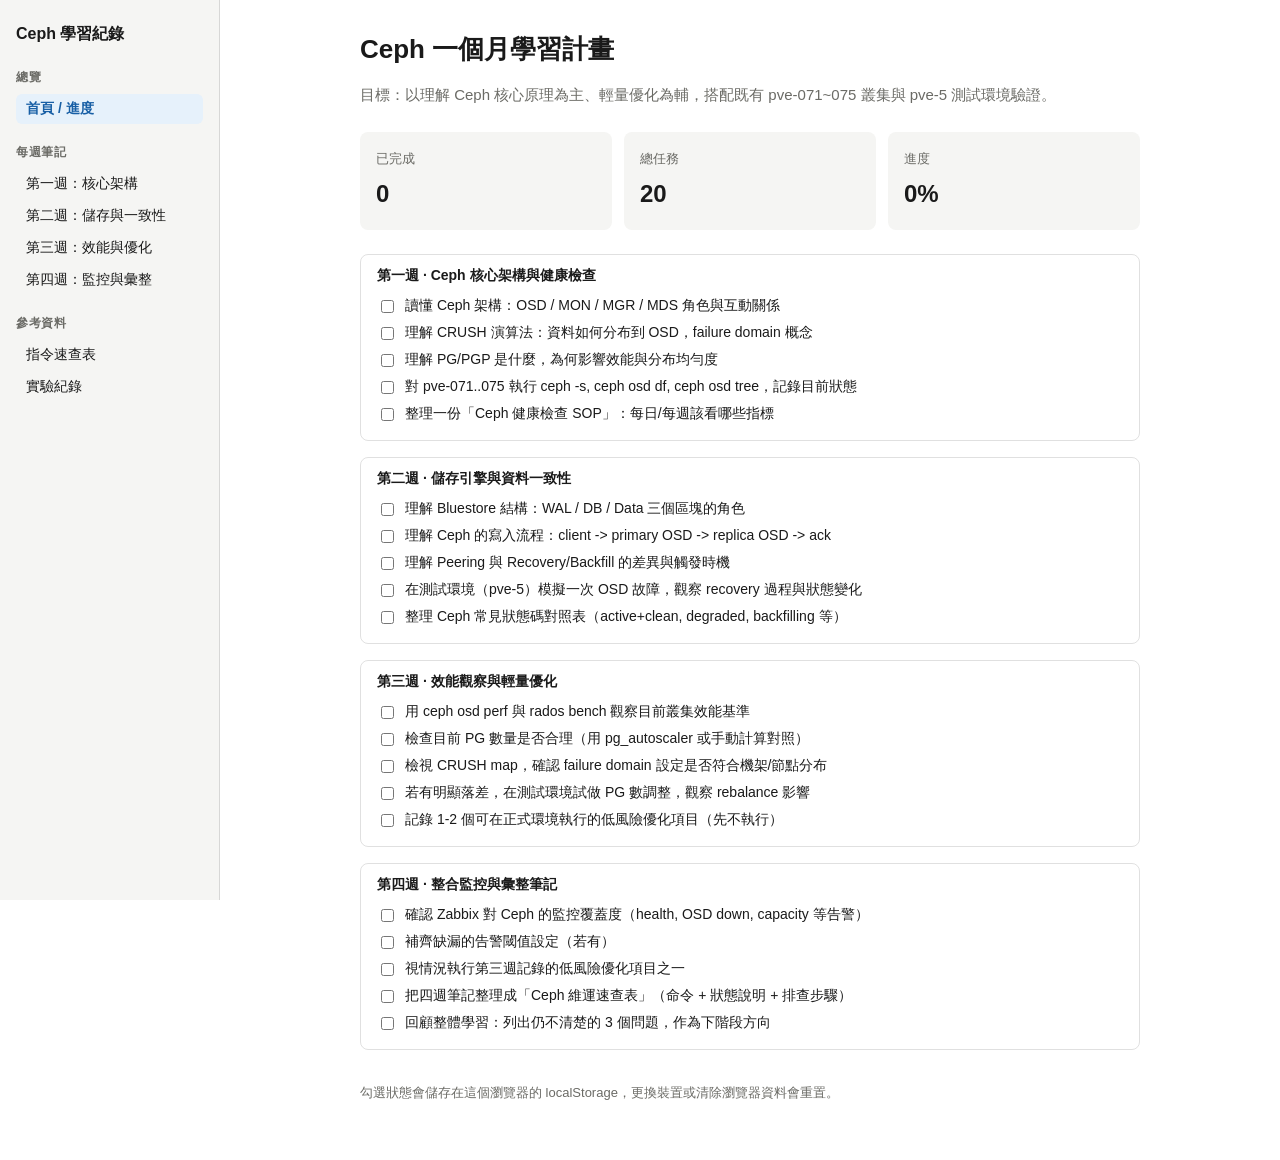
<file: index.html>
<!DOCTYPE html>
<html lang="zh-Hant">
<head>
<meta charset="UTF-8">
<meta name="viewport" content="width=device-width, initial-scale=1.0">
<title>Ceph 學習紀錄</title>
<link rel="stylesheet" href="style.css">
</head>
<body>

<aside class="sidebar">
  <h1>Ceph 學習紀錄</h1>
  <nav>
    <ul>
      <li class="group-title">總覽</li>
      <li><a href="index.html">首頁 / 進度</a></li>
      <li class="group-title">每週筆記</li>
      <li><a href="notes/week1.html">第一週：核心架構</a></li>
      <li><a href="notes/week2.html">第二週：儲存與一致性</a></li>
      <li><a href="notes/week3.html">第三週：效能與優化</a></li>
      <li><a href="notes/week4.html">第四週：監控與彙整</a></li>
      <li class="group-title">參考資料</li>
      <li><a href="cheatsheet.html">指令速查表</a></li>
      <li><a href="lab-log.html">實驗紀錄</a></li>
    </ul>
  </nav>
</aside>

<main>
  <h1>Ceph 一個月學習計畫</h1>
  <p class="lead">目標：以理解 Ceph 核心原理為主、輕量優化為輔，搭配既有 pve-071~075 叢集與 pve-5 測試環境驗證。</p>

  <div class="progress-summary">
    <div class="metric-card">
      <p class="label">已完成</p>
      <p class="value"><span id="progress-done">0</span></p>
    </div>
    <div class="metric-card">
      <p class="label">總任務</p>
      <p class="value"><span id="progress-total">0</span></p>
    </div>
    <div class="metric-card">
      <p class="label">進度</p>
      <p class="value"><span id="progress-pct">0%</span></p>
    </div>
  </div>

  <div class="week-block">
    <h3>第一週 · Ceph 核心架構與健康檢查</h3>
    <label><input type="checkbox" data-key="w1-1"><span>讀懂 Ceph 架構：OSD / MON / MGR / MDS 角色與互動關係</span></label>
    <label><input type="checkbox" data-key="w1-2"><span>理解 CRUSH 演算法：資料如何分布到 OSD，failure domain 概念</span></label>
    <label><input type="checkbox" data-key="w1-3"><span>理解 PG/PGP 是什麼，為何影響效能與分布均勻度</span></label>
    <label><input type="checkbox" data-key="w1-4"><span>對 pve-071..075 執行 ceph -s, ceph osd df, ceph osd tree，記錄目前狀態</span></label>
    <label><input type="checkbox" data-key="w1-5"><span>整理一份「Ceph 健康檢查 SOP」：每日/每週該看哪些指標</span></label>
  </div>

  <div class="week-block">
    <h3>第二週 · 儲存引擎與資料一致性</h3>
    <label><input type="checkbox" data-key="w2-1"><span>理解 Bluestore 結構：WAL / DB / Data 三個區塊的角色</span></label>
    <label><input type="checkbox" data-key="w2-2"><span>理解 Ceph 的寫入流程：client -&gt; primary OSD -&gt; replica OSD -&gt; ack</span></label>
    <label><input type="checkbox" data-key="w2-3"><span>理解 Peering 與 Recovery/Backfill 的差異與觸發時機</span></label>
    <label><input type="checkbox" data-key="w2-4"><span>在測試環境（pve-5）模擬一次 OSD 故障，觀察 recovery 過程與狀態變化</span></label>
    <label><input type="checkbox" data-key="w2-5"><span>整理 Ceph 常見狀態碼對照表（active+clean, degraded, backfilling 等）</span></label>
  </div>

  <div class="week-block">
    <h3>第三週 · 效能觀察與輕量優化</h3>
    <label><input type="checkbox" data-key="w3-1"><span>用 ceph osd perf 與 rados bench 觀察目前叢集效能基準</span></label>
    <label><input type="checkbox" data-key="w3-2"><span>檢查目前 PG 數量是否合理（用 pg_autoscaler 或手動計算對照）</span></label>
    <label><input type="checkbox" data-key="w3-3"><span>檢視 CRUSH map，確認 failure domain 設定是否符合機架/節點分布</span></label>
    <label><input type="checkbox" data-key="w3-4"><span>若有明顯落差，在測試環境試做 PG 數調整，觀察 rebalance 影響</span></label>
    <label><input type="checkbox" data-key="w3-5"><span>記錄 1-2 個可在正式環境執行的低風險優化項目（先不執行）</span></label>
  </div>

  <div class="week-block">
    <h3>第四週 · 整合監控與彙整筆記</h3>
    <label><input type="checkbox" data-key="w4-1"><span>確認 Zabbix 對 Ceph 的監控覆蓋度（health, OSD down, capacity 等告警）</span></label>
    <label><input type="checkbox" data-key="w4-2"><span>補齊缺漏的告警閾值設定（若有）</span></label>
    <label><input type="checkbox" data-key="w4-3"><span>視情況執行第三週記錄的低風險優化項目之一</span></label>
    <label><input type="checkbox" data-key="w4-4"><span>把四週筆記整理成「Ceph 維運速查表」（命令 + 狀態說明 + 排查步驟）</span></label>
    <label><input type="checkbox" data-key="w4-5"><span>回顧整體學習：列出仍不清楚的 3 個問題，作為下階段方向</span></label>
  </div>

  <p class="lead" style="margin-top:2rem; font-size:13px;">勾選狀態會儲存在這個瀏覽器的 localStorage，更換裝置或清除瀏覽器資料會重置。</p>
</main>

<script src="script.js"></script>
</body>
</html>
</file>
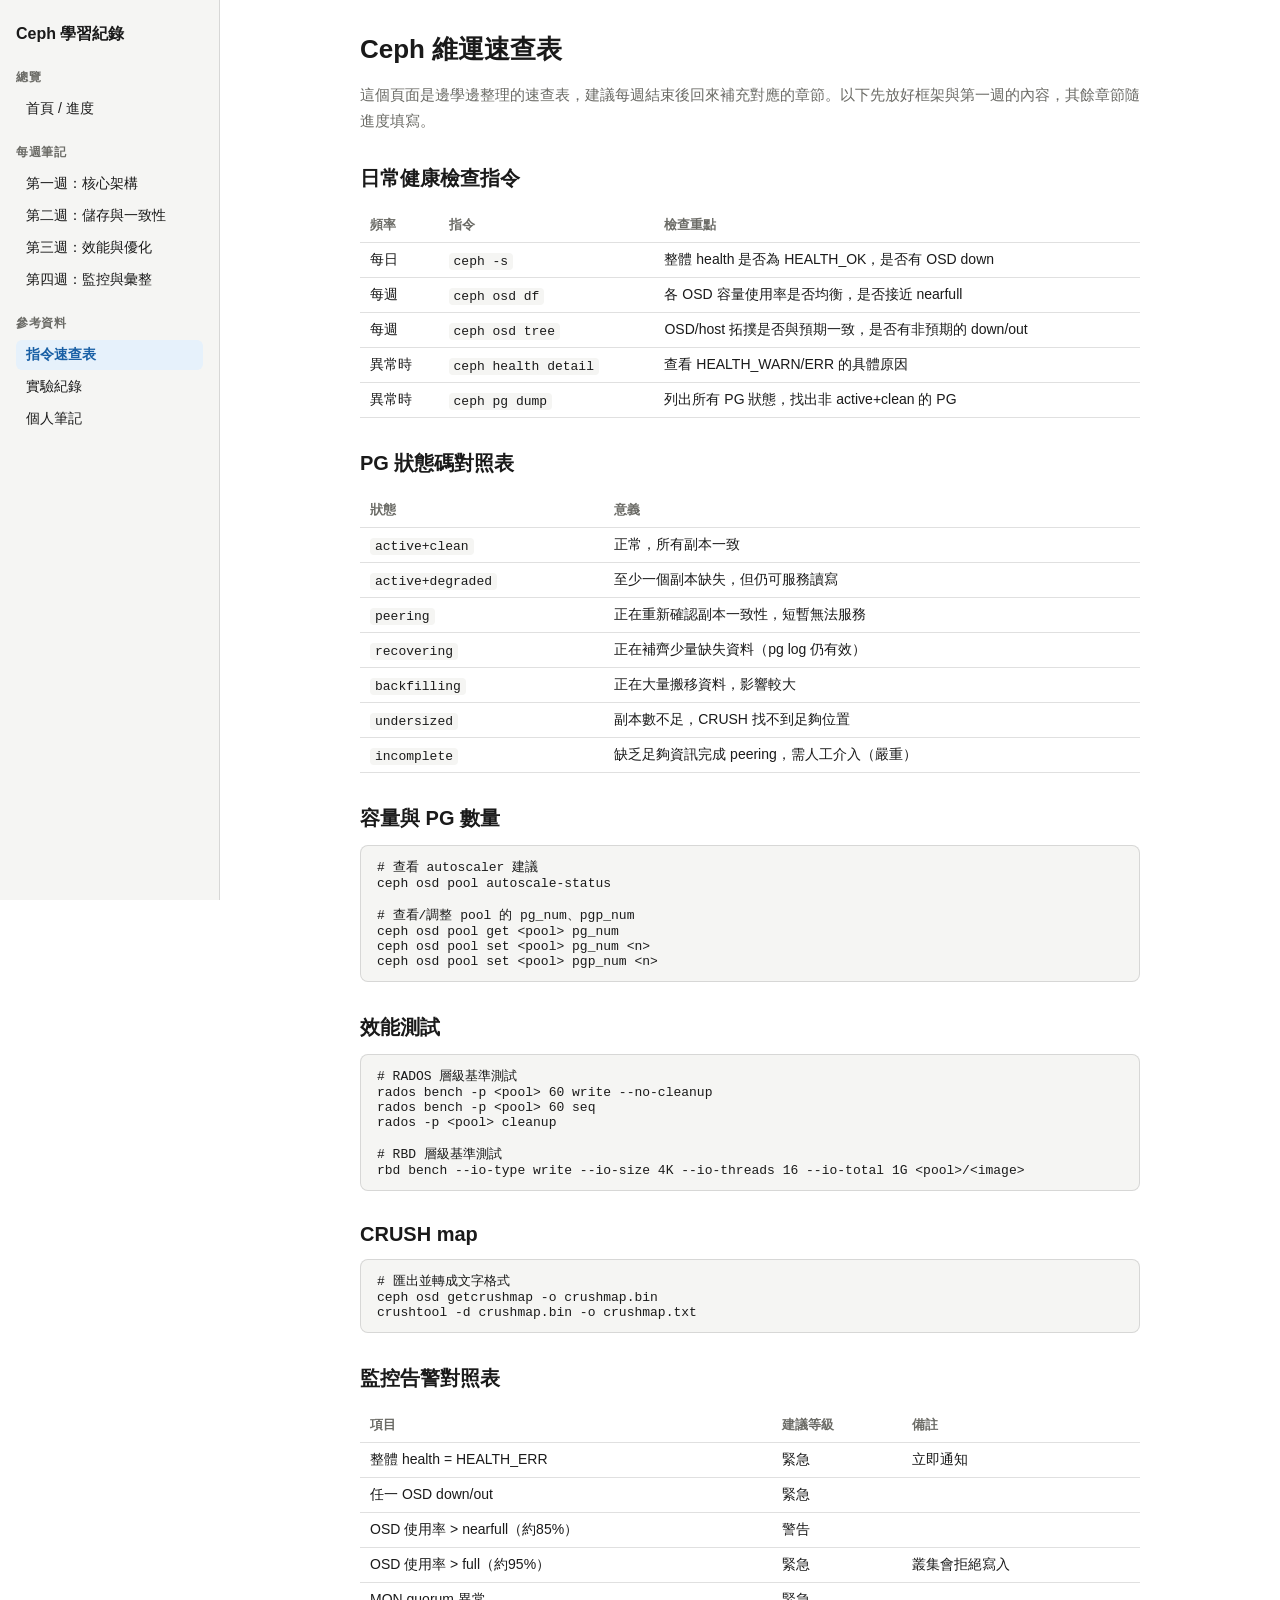
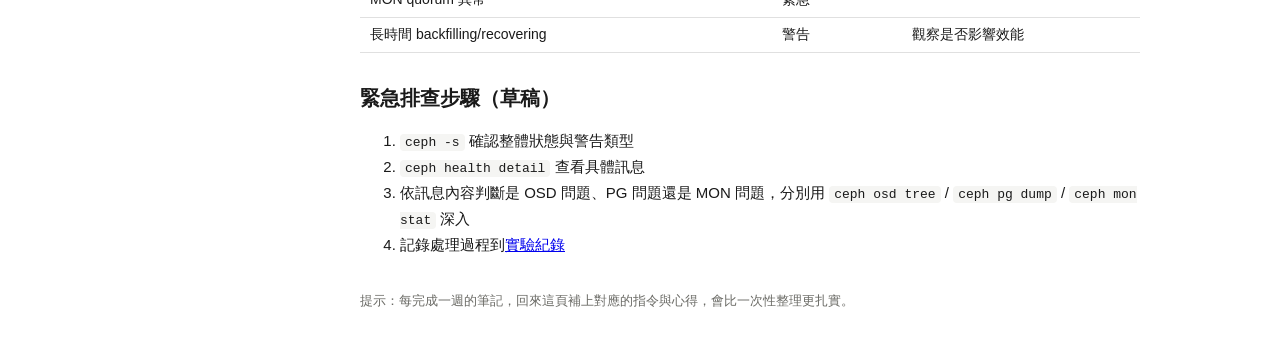
<file: cheatsheet.html>
<!DOCTYPE html>
<html lang="zh-Hant">
<head>
<meta charset="UTF-8">
<meta name="viewport" content="width=device-width, initial-scale=1.0">
<title>指令速查表 | Ceph 學習紀錄</title>
<link rel="stylesheet" href="style.css">
</head>
<body>

<aside class="sidebar">
  <h1>Ceph 學習紀錄</h1>
  <nav>
    <ul>
      <li class="group-title">總覽</li>
      <li><a href="index.html">首頁 / 進度</a></li>
      <li class="group-title">每週筆記</li>
      <li><a href="notes/week1.html">第一週：核心架構</a></li>
      <li><a href="notes/week2.html">第二週：儲存與一致性</a></li>
      <li><a href="notes/week3.html">第三週：效能與優化</a></li>
      <li><a href="notes/week4.html">第四週：監控與彙整</a></li>
      <li class="group-title">參考資料</li>
      <li><a href="cheatsheet.html">指令速查表</a></li>
      <li><a href="lab-log.html">實驗紀錄</a></li>
      <li><a href="my-notes.html">個人筆記</a></li>
    </ul>
  </nav>
</aside>

<main>
  <h1>Ceph 維運速查表</h1>
  <p class="lead">這個頁面是邊學邊整理的速查表，建議每週結束後回來補充對應的章節。以下先放好框架與第一週的內容，其餘章節隨進度填寫。</p>

  <h2>日常健康檢查指令</h2>
  <table>
    <tr><th>頻率</th><th>指令</th><th>檢查重點</th></tr>
    <tr><td>每日</td><td><code>ceph -s</code></td><td>整體 health 是否為 HEALTH_OK，是否有 OSD down</td></tr>
    <tr><td>每週</td><td><code>ceph osd df</code></td><td>各 OSD 容量使用率是否均衡，是否接近 nearfull</td></tr>
    <tr><td>每週</td><td><code>ceph osd tree</code></td><td>OSD/host 拓撲是否與預期一致，是否有非預期的 down/out</td></tr>
    <tr><td>異常時</td><td><code>ceph health detail</code></td><td>查看 HEALTH_WARN/ERR 的具體原因</td></tr>
    <tr><td>異常時</td><td><code>ceph pg dump</code></td><td>列出所有 PG 狀態，找出非 active+clean 的 PG</td></tr>
  </table>

  <h2>PG 狀態碼對照表</h2>
  <table>
    <tr><th>狀態</th><th>意義</th></tr>
    <tr><td><code>active+clean</code></td><td>正常，所有副本一致</td></tr>
    <tr><td><code>active+degraded</code></td><td>至少一個副本缺失，但仍可服務讀寫</td></tr>
    <tr><td><code>peering</code></td><td>正在重新確認副本一致性，短暫無法服務</td></tr>
    <tr><td><code>recovering</code></td><td>正在補齊少量缺失資料（pg log 仍有效）</td></tr>
    <tr><td><code>backfilling</code></td><td>正在大量搬移資料，影響較大</td></tr>
    <tr><td><code>undersized</code></td><td>副本數不足，CRUSH 找不到足夠位置</td></tr>
    <tr><td><code>incomplete</code></td><td>缺乏足夠資訊完成 peering，需人工介入（嚴重）</td></tr>
  </table>

  <h2>容量與 PG 數量</h2>
  <pre><code># 查看 autoscaler 建議
ceph osd pool autoscale-status

# 查看/調整 pool 的 pg_num、pgp_num
ceph osd pool get &lt;pool&gt; pg_num
ceph osd pool set &lt;pool&gt; pg_num &lt;n&gt;
ceph osd pool set &lt;pool&gt; pgp_num &lt;n&gt;</code></pre>

  <h2>效能測試</h2>
  <pre><code># RADOS 層級基準測試
rados bench -p &lt;pool&gt; 60 write --no-cleanup
rados bench -p &lt;pool&gt; 60 seq
rados -p &lt;pool&gt; cleanup

# RBD 層級基準測試
rbd bench --io-type write --io-size 4K --io-threads 16 --io-total 1G &lt;pool&gt;/&lt;image&gt;</code></pre>

  <h2>CRUSH map</h2>
  <pre><code># 匯出並轉成文字格式
ceph osd getcrushmap -o crushmap.bin
crushtool -d crushmap.bin -o crushmap.txt</code></pre>

  <h2>監控告警對照表</h2>
  <table>
    <tr><th>項目</th><th>建議等級</th><th>備註</th></tr>
    <tr><td>整體 health = HEALTH_ERR</td><td>緊急</td><td>立即通知</td></tr>
    <tr><td>任一 OSD down/out</td><td>緊急</td><td></td></tr>
    <tr><td>OSD 使用率 &gt; nearfull（約85%）</td><td>警告</td><td></td></tr>
    <tr><td>OSD 使用率 &gt; full（約95%）</td><td>緊急</td><td>叢集會拒絕寫入</td></tr>
    <tr><td>MON quorum 異常</td><td>緊急</td><td></td></tr>
    <tr><td>長時間 backfilling/recovering</td><td>警告</td><td>觀察是否影響效能</td></tr>
  </table>

  <h2>緊急排查步驟（草稿）</h2>
  <ol>
    <li><code>ceph -s</code> 確認整體狀態與警告類型</li>
    <li><code>ceph health detail</code> 查看具體訊息</li>
    <li>依訊息內容判斷是 OSD 問題、PG 問題還是 MON 問題，分別用 <code>ceph osd tree</code> / <code>ceph pg dump</code> / <code>ceph mon stat</code> 深入</li>
    <li>記錄處理過程到<a href="lab-log.html">實驗紀錄</a></li>
  </ol>

  <p style="margin-top:2rem; font-size:13px; color:var(--text-secondary);">提示：每完成一週的筆記，回來這頁補上對應的指令與心得，會比一次性整理更扎實。</p>
</main>

<script src="script.js"></script>
</body>
</html>
</file>
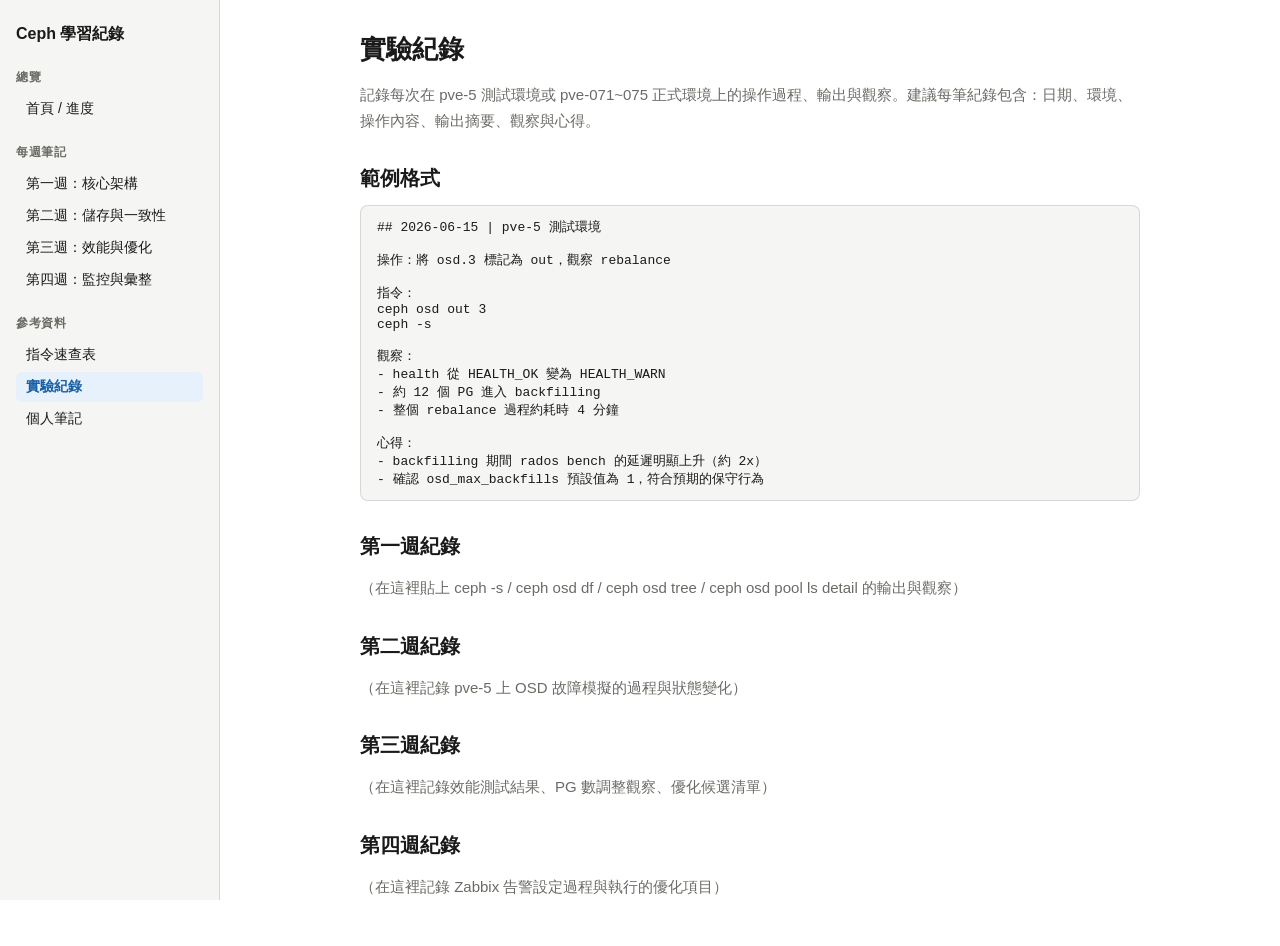
<file: lab-log.html>
<!DOCTYPE html>
<html lang="zh-Hant">
<head>
<meta charset="UTF-8">
<meta name="viewport" content="width=device-width, initial-scale=1.0">
<title>實驗紀錄 | Ceph 學習紀錄</title>
<link rel="stylesheet" href="style.css">
</head>
<body>

<aside class="sidebar">
  <h1>Ceph 學習紀錄</h1>
  <nav>
    <ul>
      <li class="group-title">總覽</li>
      <li><a href="index.html">首頁 / 進度</a></li>
      <li class="group-title">每週筆記</li>
      <li><a href="notes/week1.html">第一週：核心架構</a></li>
      <li><a href="notes/week2.html">第二週：儲存與一致性</a></li>
      <li><a href="notes/week3.html">第三週：效能與優化</a></li>
      <li><a href="notes/week4.html">第四週：監控與彙整</a></li>
      <li class="group-title">參考資料</li>
      <li><a href="cheatsheet.html">指令速查表</a></li>
      <li><a href="lab-log.html">實驗紀錄</a></li>
      <li><a href="my-notes.html">個人筆記</a></li>
    </ul>
  </nav>
</aside>

<main>
  <h1>實驗紀錄</h1>
  <p class="lead">記錄每次在 pve-5 測試環境或 pve-071~075 正式環境上的操作過程、輸出與觀察。建議每筆紀錄包含：日期、環境、操作內容、輸出摘要、觀察與心得。</p>

  <h2>範例格式</h2>
  <pre><code>## 2026-06-15 | pve-5 測試環境

操作：將 osd.3 標記為 out，觀察 rebalance

指令：
ceph osd out 3
ceph -s

觀察：
- health 從 HEALTH_OK 變為 HEALTH_WARN
- 約 12 個 PG 進入 backfilling
- 整個 rebalance 過程約耗時 4 分鐘

心得：
- backfilling 期間 rados bench 的延遲明顯上升（約 2x）
- 確認 osd_max_backfills 預設值為 1，符合預期的保守行為</code></pre>

  <h2>第一週紀錄</h2>
  <p style="color:var(--text-secondary);">（在這裡貼上 ceph -s / ceph osd df / ceph osd tree / ceph osd pool ls detail 的輸出與觀察）</p>

  <h2>第二週紀錄</h2>
  <p style="color:var(--text-secondary);">（在這裡記錄 pve-5 上 OSD 故障模擬的過程與狀態變化）</p>

  <h2>第三週紀錄</h2>
  <p style="color:var(--text-secondary);">（在這裡記錄效能測試結果、PG 數調整觀察、優化候選清單）</p>

  <h2>第四週紀錄</h2>
  <p style="color:var(--text-secondary);">（在這裡記錄 Zabbix 告警設定過程與執行的優化項目）</p>
</main>

<script src="script.js"></script>
</body>
</html>
</file>
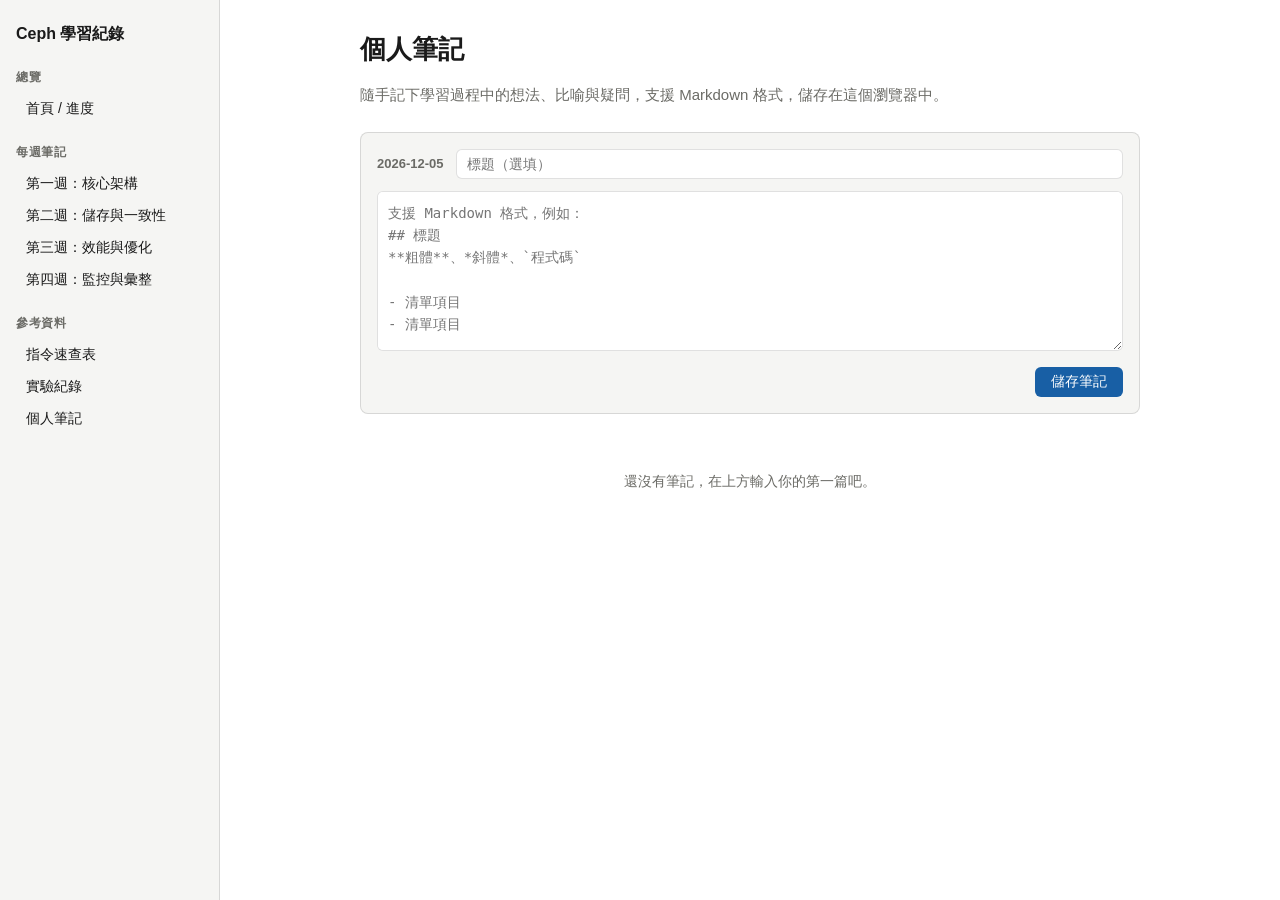
<file: my-notes.html>
<!DOCTYPE html>
<html lang="zh-Hant">
<head>
<meta charset="UTF-8">
<meta name="viewport" content="width=device-width, initial-scale=1.0">
<title>個人筆記 | Ceph 學習紀錄</title>
<link rel="stylesheet" href="style.css">
<style>
/* ===== Editor area ===== */
.note-editor {
  background: var(--bg-secondary);
  border: 1px solid var(--border);
  border-radius: var(--radius);
  padding: 1rem;
  margin-bottom: 1.5rem;
}

.note-editor .editor-header {
  display: flex;
  align-items: center;
  gap: 0.75rem;
  margin-bottom: 0.75rem;
}

.note-editor .editor-date {
  font-size: 13px;
  color: var(--text-secondary);
  font-weight: 600;
}

.note-editor input[type="text"] {
  flex: 1;
  padding: 6px 10px;
  border: 1px solid var(--border);
  border-radius: 6px;
  background: var(--bg);
  color: var(--text);
  font-size: 14px;
  font-family: inherit;
}

.note-editor textarea {
  width: 100%;
  min-height: 160px;
  padding: 10px;
  border: 1px solid var(--border);
  border-radius: 6px;
  background: var(--bg);
  color: var(--text);
  font-size: 14px;
  font-family: "SF Mono", Consolas, monospace;
  resize: vertical;
  box-sizing: border-box;
  line-height: 1.6;
}

.note-editor textarea:focus,
.note-editor input[type="text"]:focus {
  outline: none;
  border-color: var(--accent);
}

.editor-actions {
  display: flex;
  gap: 8px;
  margin-top: 0.75rem;
  justify-content: flex-end;
}

.btn {
  padding: 6px 16px;
  border-radius: 6px;
  border: none;
  font-size: 14px;
  cursor: pointer;
  font-family: inherit;
  font-weight: 500;
}

.btn-primary {
  background: var(--accent);
  color: #fff;
}

.btn-primary:hover { opacity: 0.88; }

.btn-secondary {
  background: var(--bg);
  color: var(--text);
  border: 1px solid var(--border);
}

.btn-secondary:hover { background: var(--bg-secondary); }

.btn-danger {
  background: transparent;
  color: #c0392b;
  border: 1px solid #c0392b;
}

.btn-danger:hover { background: #fdf0ef; }

/* ===== Journal entries ===== */
.journal-entry {
  border-left: 3px solid var(--accent);
  padding: 0 0 0 1.25rem;
  margin-bottom: 2rem;
}

.entry-header {
  display: flex;
  align-items: baseline;
  justify-content: space-between;
  margin-bottom: 0.5rem;
}

.entry-date {
  font-size: 13px;
  color: var(--text-secondary);
  font-weight: 600;
}

.entry-title {
  font-size: 16px;
  font-weight: 600;
  margin: 0 0 0.75rem;
}

.entry-actions {
  display: flex;
  gap: 6px;
}

.entry-actions button {
  padding: 3px 10px;
  font-size: 12px;
  border-radius: 4px;
  border: 1px solid var(--border);
  background: var(--bg);
  color: var(--text-secondary);
  cursor: pointer;
  font-family: inherit;
}

.entry-actions button:hover { color: var(--text); }
.entry-actions .del-btn:hover { color: #c0392b; border-color: #c0392b; }

/* ===== Rendered Markdown ===== */
.entry-body h1, .entry-body h2, .entry-body h3 {
  margin: 1rem 0 0.5rem;
}
.entry-body h1 { font-size: 18px; }
.entry-body h2 { font-size: 16px; }
.entry-body h3 { font-size: 14px; }
.entry-body p { margin: 0 0 0.6rem; font-size: 15px; line-height: 1.7; }
.entry-body ul, .entry-body ol { padding-left: 1.25rem; margin: 0 0 0.6rem; }
.entry-body li { font-size: 15px; line-height: 1.7; margin-bottom: 2px; }
.entry-body code {
  background: var(--bg-secondary);
  padding: 1px 5px;
  border-radius: 4px;
  font-size: 13px;
  font-family: "SF Mono", Consolas, monospace;
}
.entry-body pre {
  background: var(--bg-secondary);
  border: 1px solid var(--border);
  border-radius: var(--radius);
  padding: 0.75rem 1rem;
  overflow-x: auto;
  margin: 0 0 0.6rem;
}
.entry-body pre code { background: none; padding: 0; }
.entry-body blockquote {
  border-left: 3px solid var(--border);
  padding-left: 1rem;
  color: var(--text-secondary);
  margin: 0 0 0.6rem;
}
.entry-body strong { font-weight: 600; }
.entry-body em { font-style: italic; }
.entry-body table {
  width: 100%;
  border-collapse: collapse;
  font-size: 14px;
  margin: 0.5rem 0 0.75rem;
}
.entry-body th, .entry-body td {
  text-align: left;
  padding: 6px 10px;
  border-bottom: 1px solid var(--border);
}
.entry-body th {
  font-weight: 600;
  color: var(--text-secondary);
  font-size: 13px;
}

.empty-state {
  color: var(--text-secondary);
  font-size: 14px;
  text-align: center;
  padding: 2rem 0;
}
</style>
</head>
<body>

<aside class="sidebar">
  <h1>Ceph 學習紀錄</h1>
  <nav>
    <ul>
      <li class="group-title">總覽</li>
      <li><a href="index.html">首頁 / 進度</a></li>
      <li class="group-title">每週筆記</li>
      <li><a href="notes/week1.html">第一週：核心架構</a></li>
      <li><a href="notes/week2.html">第二週：儲存與一致性</a></li>
      <li><a href="notes/week3.html">第三週：效能與優化</a></li>
      <li><a href="notes/week4.html">第四週：監控與彙整</a></li>
      <li class="group-title">參考資料</li>
      <li><a href="cheatsheet.html">指令速查表</a></li>
      <li><a href="lab-log.html">實驗紀錄</a></li>
      <li><a href="my-notes.html">個人筆記</a></li>
    </ul>
  </nav>
</aside>

<main>
  <h1>個人筆記</h1>
  <p class="lead">隨手記下學習過程中的想法、比喻與疑問，支援 Markdown 格式，儲存在這個瀏覽器中。</p>

  <!-- 新增筆記區 -->
  <div class="note-editor" id="editor-area">
    <div class="editor-header">
      <span class="editor-date" id="editor-date"></span>
      <input type="text" id="note-title" placeholder="標題（選填）">
    </div>
    <textarea id="note-content" placeholder="支援 Markdown 格式，例如：
## 標題
**粗體**、*斜體*、`程式碼`

- 清單項目
- 清單項目

```bash
ceph -s
```"></textarea>
    <div class="editor-actions">
      <button class="btn btn-secondary" id="cancel-btn" style="display:none">取消編輯</button>
      <button class="btn btn-primary" id="save-btn">儲存筆記</button>
    </div>
  </div>

  <!-- 筆記列表 -->
  <div id="notes-list"></div>
</main>

<script>
// ===== 簡易 Markdown 解析器 =====
function parseMarkdown(text) {
  let html = text
    // 跳脫 HTML
    .replace(/&/g, '&amp;').replace(/</g, '&lt;').replace(/>/g, '&gt;')
    // 程式碼區塊
    .replace(/```(\w*)\n?([\s\S]*?)```/g, (_, lang, code) =>
      `<pre><code>${code.trim()}</code></pre>`)
    // 行內程式碼
    .replace(/`([^`]+)`/g, '<code>$1</code>')
    // 標題
    .replace(/^### (.+)$/gm, '<h3>$1</h3>')
    .replace(/^## (.+)$/gm, '<h2>$1</h2>')
    .replace(/^# (.+)$/gm, '<h1>$1</h1>')
    // 粗體 / 斜體
    .replace(/\*\*(.+?)\*\*/g, '<strong>$1</strong>')
    .replace(/\*(.+?)\*/g, '<em>$1</em>')
    // 引言
    .replace(/^> (.+)$/gm, '<blockquote>$1</blockquote>')
    // 無序清單（連續的 - 行）
    .replace(/(^- .+$(\n^- .+$)*)/gm, match => {
      const items = match.split('\n').map(l => `<li>${l.replace(/^- /, '')}</li>`).join('');
      return `<ul>${items}</ul>`;
    })
    // 有序清單
    .replace(/(^\d+\. .+$(\n^\d+\. .+$)*)/gm, match => {
      const items = match.split('\n').map(l => `<li>${l.replace(/^\d+\. /, '')}</li>`).join('');
      return `<ol>${items}</ol>`;
    })
    // 段落（空行分隔）
    .replace(/\n\n+/g, '\n\n')
    .split('\n\n')
    .map(block => {
      if (/^<(h[1-3]|ul|ol|pre|blockquote)/.test(block.trim())) return block;
      return `<p>${block.replace(/\n/g, '<br>')}</p>`;
    })
    .join('\n');
  return html;
}

// ===== localStorage =====
const STORAGE_KEY = 'ceph-my-notes';

function loadNotes() {
  try {
    return JSON.parse(localStorage.getItem(STORAGE_KEY)) || [];
  } catch { return []; }
}

function saveNotes(notes) {
  localStorage.setItem(STORAGE_KEY, JSON.stringify(notes));
}

// ===== UI =====
const notesList = document.getElementById('notes-list');
const noteTitle = document.getElementById('note-title');
const noteContent = document.getElementById('note-content');
const saveBtn = document.getElementById('save-btn');
const cancelBtn = document.getElementById('cancel-btn');
const editorDate = document.getElementById('editor-date');

let editingId = null;

function todayStr() {
  return new Date().toLocaleDateString('zh-TW', {
    year: 'numeric', month: '2-digit', day: '2-digit'
  }).replace(/\//g, '-');
}

function updateEditorDate() {
  editorDate.textContent = editingId
    ? '編輯中'
    : todayStr();
}

updateEditorDate();

function renderNotes() {
  const notes = loadNotes();
  if (notes.length === 0) {
    notesList.innerHTML = '<p class="empty-state">還沒有筆記，在上方輸入你的第一篇吧。</p>';
    return;
  }

  notesList.innerHTML = notes.slice().reverse().map(note => `
    <div class="journal-entry" id="entry-${note.id}">
      <div class="entry-header">
        <span class="entry-date">${note.date}</span>
        <div class="entry-actions">
          <button onclick="editNote('${note.id}')">編輯</button>
          <button class="del-btn" onclick="deleteNote('${note.id}')">刪除</button>
        </div>
      </div>
      ${note.title ? `<div class="entry-title">${note.title}</div>` : ''}
      <div class="entry-body">${parseMarkdown(note.content)}</div>
    </div>
  `).join('');
}

saveBtn.addEventListener('click', () => {
  const content = noteContent.value.trim();
  if (!content) return;

  const notes = loadNotes();

  if (editingId) {
    const idx = notes.findIndex(n => n.id === editingId);
    if (idx !== -1) {
      notes[idx].title = noteTitle.value.trim();
      notes[idx].content = content;
      notes[idx].updatedAt = new Date().toISOString();
    }
    editingId = null;
    cancelBtn.style.display = 'none';
    saveBtn.textContent = '儲存筆記';
  } else {
    notes.push({
      id: Date.now().toString(),
      date: todayStr(),
      title: noteTitle.value.trim(),
      content,
      createdAt: new Date().toISOString()
    });
  }

  saveNotes(notes);
  noteTitle.value = '';
  noteContent.value = '';
  updateEditorDate();
  renderNotes();
});

function editNote(id) {
  const notes = loadNotes();
  const note = notes.find(n => n.id === id);
  if (!note) return;

  editingId = id;
  noteTitle.value = note.title || '';
  noteContent.value = note.content;
  saveBtn.textContent = '更新筆記';
  cancelBtn.style.display = 'inline-block';
  updateEditorDate();
  window.scrollTo({ top: 0, behavior: 'smooth' });
}

cancelBtn.addEventListener('click', () => {
  editingId = null;
  noteTitle.value = '';
  noteContent.value = '';
  saveBtn.textContent = '儲存筆記';
  cancelBtn.style.display = 'none';
  updateEditorDate();
});

function deleteNote(id) {
  if (!confirm('確定要刪除這篇筆記嗎？')) return;
  const notes = loadNotes().filter(n => n.id !== id);
  saveNotes(notes);
  renderNotes();
}

renderNotes();
</script>
</body>
</html>
</file>
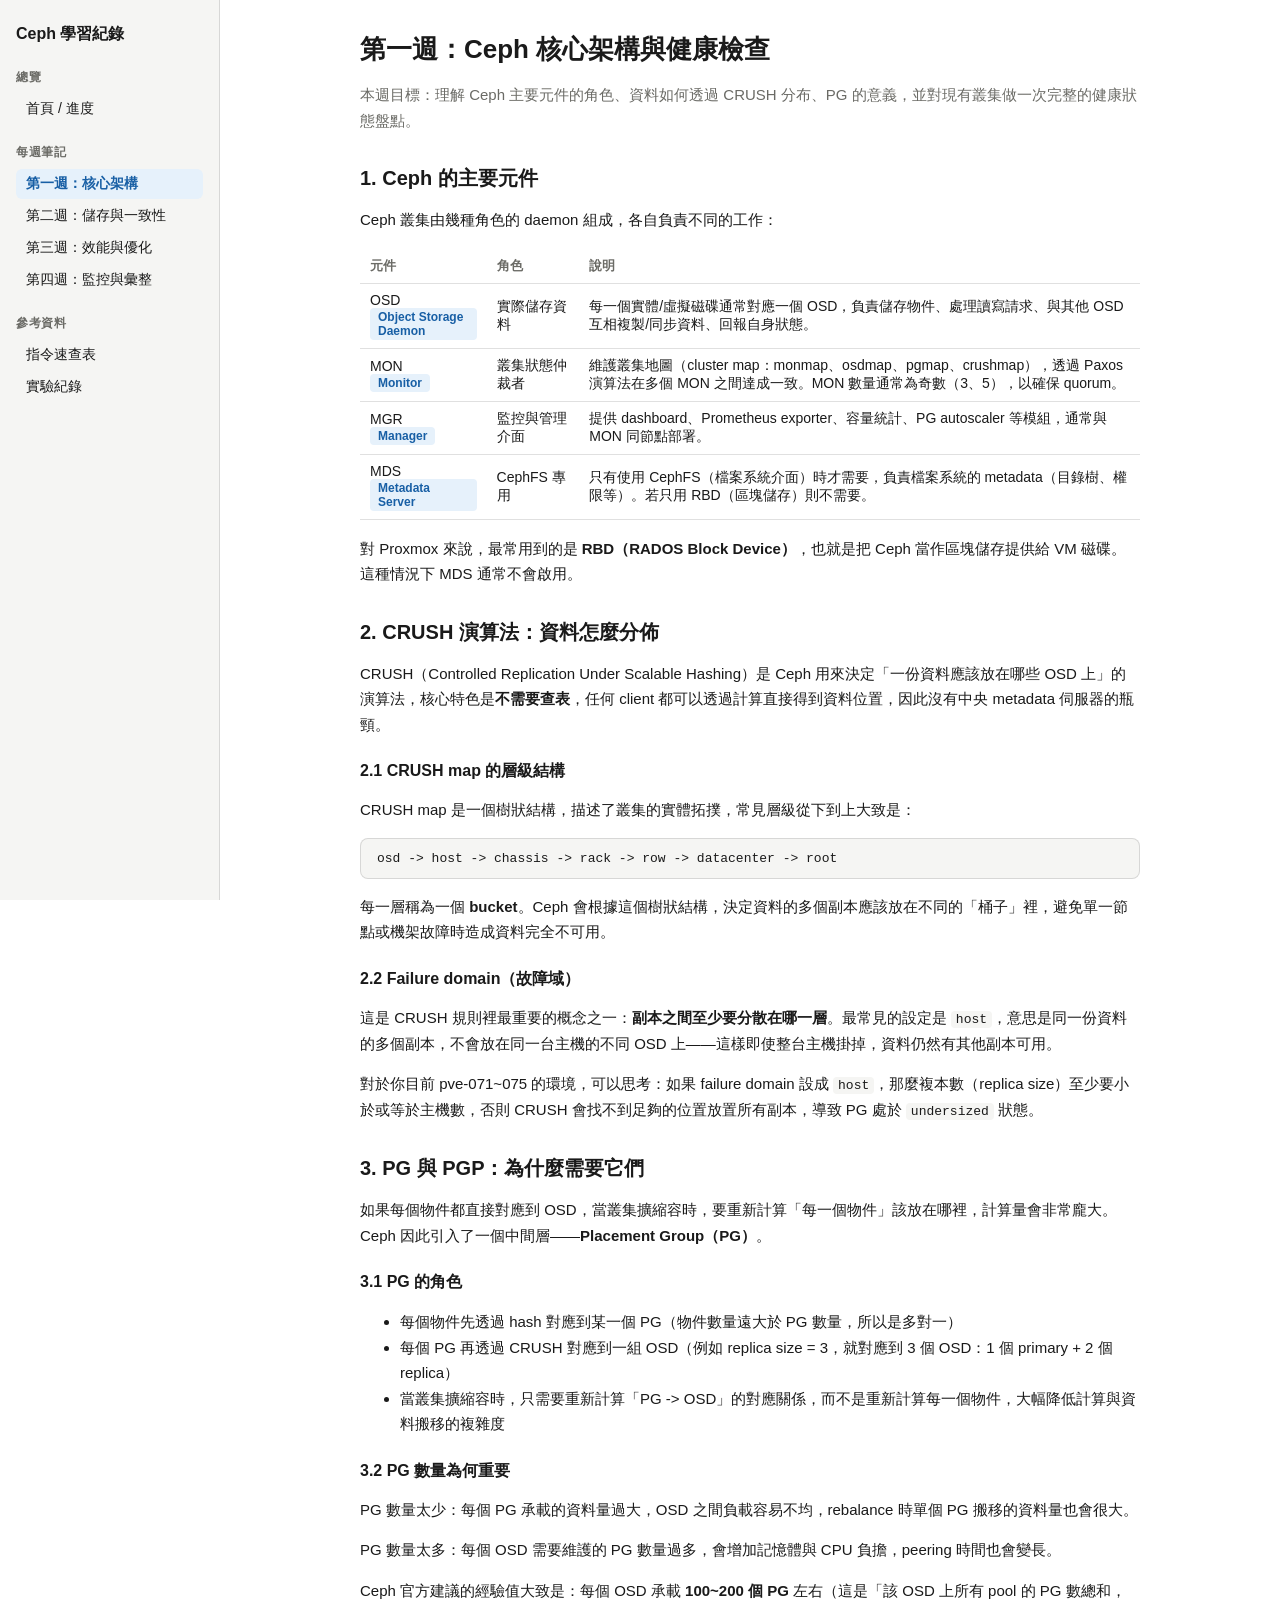
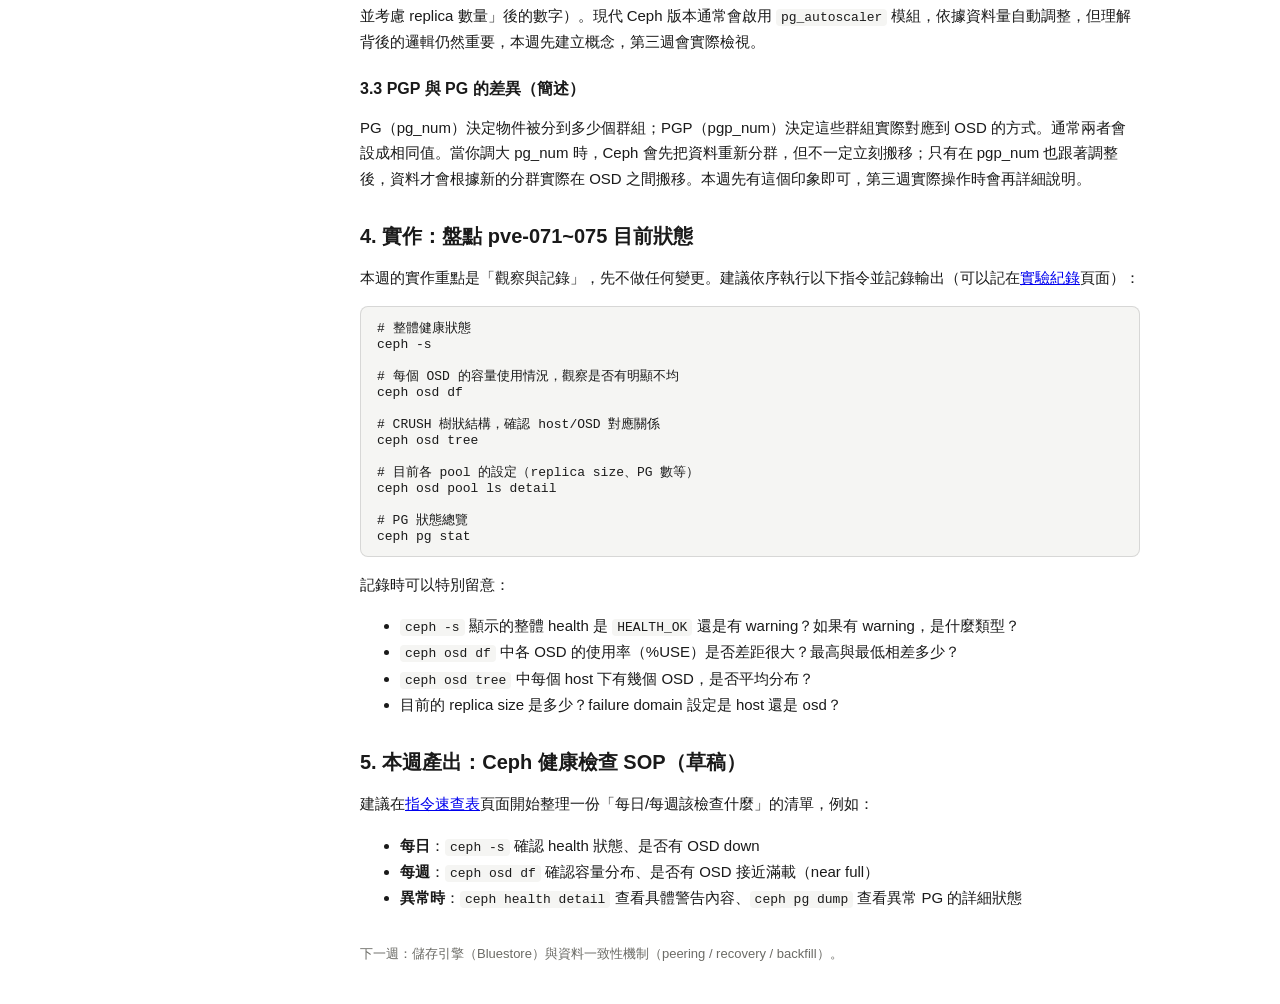
<file: week1.html>
<!DOCTYPE html>
<html lang="zh-Hant">
<head>
<meta charset="UTF-8">
<meta name="viewport" content="width=device-width, initial-scale=1.0">
<title>第一週：核心架構 | Ceph 學習紀錄</title>
<link rel="stylesheet" href="../style.css">
</head>
<body>

<aside class="sidebar">
  <h1>Ceph 學習紀錄</h1>
  <nav>
    <ul>
      <li class="group-title">總覽</li>
      <li><a href="../index.html">首頁 / 進度</a></li>
      <li class="group-title">每週筆記</li>
      <li><a href="week1.html">第一週：核心架構</a></li>
      <li><a href="week2.html">第二週：儲存與一致性</a></li>
      <li><a href="week3.html">第三週：效能與優化</a></li>
      <li><a href="week4.html">第四週：監控與彙整</a></li>
      <li class="group-title">參考資料</li>
      <li><a href="../cheatsheet.html">指令速查表</a></li>
      <li><a href="../lab-log.html">實驗紀錄</a></li>
    </ul>
  </nav>
</aside>

<main>
  <h1>第一週：Ceph 核心架構與健康檢查</h1>
  <p class="lead">本週目標：理解 Ceph 主要元件的角色、資料如何透過 CRUSH 分布、PG 的意義，並對現有叢集做一次完整的健康狀態盤點。</p>

  <h2>1. Ceph 的主要元件</h2>
  <p>Ceph 叢集由幾種角色的 daemon 組成，各自負責不同的工作：</p>

  <table>
    <tr><th>元件</th><th>角色</th><th>說明</th></tr>
    <tr><td>OSD<br><span class="badge">Object Storage Daemon</span></td><td>實際儲存資料</td><td>每一個實體/虛擬磁碟通常對應一個 OSD，負責儲存物件、處理讀寫請求、與其他 OSD 互相複製/同步資料、回報自身狀態。</td></tr>
    <tr><td>MON<br><span class="badge">Monitor</span></td><td>叢集狀態仲裁者</td><td>維護叢集地圖（cluster map：monmap、osdmap、pgmap、crushmap），透過 Paxos 演算法在多個 MON 之間達成一致。MON 數量通常為奇數（3、5），以確保 quorum。</td></tr>
    <tr><td>MGR<br><span class="badge">Manager</span></td><td>監控與管理介面</td><td>提供 dashboard、Prometheus exporter、容量統計、PG autoscaler 等模組，通常與 MON 同節點部署。</td></tr>
    <tr><td>MDS<br><span class="badge">Metadata Server</span></td><td>CephFS 專用</td><td>只有使用 CephFS（檔案系統介面）時才需要，負責檔案系統的 metadata（目錄樹、權限等）。若只用 RBD（區塊儲存）則不需要。</td></tr>
  </table>

  <p>對 Proxmox 來說，最常用到的是 <strong>RBD（RADOS Block Device）</strong>，也就是把 Ceph 當作區塊儲存提供給 VM 磁碟。這種情況下 MDS 通常不會啟用。</p>

  <h2>2. CRUSH 演算法：資料怎麼分佈</h2>
  <p>CRUSH（Controlled Replication Under Scalable Hashing）是 Ceph 用來決定「一份資料應該放在哪些 OSD 上」的演算法，核心特色是<strong>不需要查表</strong>，任何 client 都可以透過計算直接得到資料位置，因此沒有中央 metadata 伺服器的瓶頸。</p>

  <h3>2.1 CRUSH map 的層級結構</h3>
  <p>CRUSH map 是一個樹狀結構，描述了叢集的實體拓撲，常見層級從下到上大致是：</p>
  <pre><code>osd -> host -> chassis -> rack -> row -> datacenter -> root</code></pre>
  <p>每一層稱為一個 <strong>bucket</strong>。Ceph 會根據這個樹狀結構，決定資料的多個副本應該放在不同的「桶子」裡，避免單一節點或機架故障時造成資料完全不可用。</p>

  <h3>2.2 Failure domain（故障域）</h3>
  <p>這是 CRUSH 規則裡最重要的概念之一：<strong>副本之間至少要分散在哪一層</strong>。最常見的設定是 <code>host</code>，意思是同一份資料的多個副本，不會放在同一台主機的不同 OSD 上——這樣即使整台主機掛掉，資料仍然有其他副本可用。</p>
  <p>對於你目前 pve-071~075 的環境，可以思考：如果 failure domain 設成 <code>host</code>，那麼複本數（replica size）至少要小於或等於主機數，否則 CRUSH 會找不到足夠的位置放置所有副本，導致 PG 處於 <code>undersized</code> 狀態。</p>

  <h2>3. PG 與 PGP：為什麼需要它們</h2>
  <p>如果每個物件都直接對應到 OSD，當叢集擴縮容時，要重新計算「每一個物件」該放在哪裡，計算量會非常龐大。Ceph 因此引入了一個中間層——<strong>Placement Group（PG）</strong>。</p>

  <h3>3.1 PG 的角色</h3>
  <ul>
    <li>每個物件先透過 hash 對應到某一個 PG（物件數量遠大於 PG 數量，所以是多對一）</li>
    <li>每個 PG 再透過 CRUSH 對應到一組 OSD（例如 replica size = 3，就對應到 3 個 OSD：1 個 primary + 2 個 replica）</li>
    <li>當叢集擴縮容時，只需要重新計算「PG -&gt; OSD」的對應關係，而不是重新計算每一個物件，大幅降低計算與資料搬移的複雜度</li>
  </ul>

  <h3>3.2 PG 數量為何重要</h3>
  <p>PG 數量太少：每個 PG 承載的資料量過大，OSD 之間負載容易不均，rebalance 時單個 PG 搬移的資料量也會很大。</p>
  <p>PG 數量太多：每個 OSD 需要維護的 PG 數量過多，會增加記憶體與 CPU 負擔，peering 時間也會變長。</p>
  <p>Ceph 官方建議的經驗值大致是：每個 OSD 承載 <strong>100~200 個 PG</strong> 左右（這是「該 OSD 上所有 pool 的 PG 數總和，並考慮 replica 數量」後的數字）。現代 Ceph 版本通常會啟用 <code>pg_autoscaler</code> 模組，依據資料量自動調整，但理解背後的邏輯仍然重要，本週先建立概念，第三週會實際檢視。</p>

  <h3>3.3 PGP 與 PG 的差異（簡述）</h3>
  <p>PG（pg_num）決定物件被分到多少個群組；PGP（pgp_num）決定這些群組實際對應到 OSD 的方式。通常兩者會設成相同值。當你調大 pg_num 時，Ceph 會先把資料重新分群，但不一定立刻搬移；只有在 pgp_num 也跟著調整後，資料才會根據新的分群實際在 OSD 之間搬移。本週先有這個印象即可，第三週實際操作時會再詳細說明。</p>

  <h2>4. 實作：盤點 pve-071~075 目前狀態</h2>
  <p>本週的實作重點是「觀察與記錄」，先不做任何變更。建議依序執行以下指令並記錄輸出（可以記在<a href="../lab-log.html">實驗紀錄</a>頁面）：</p>

  <pre><code># 整體健康狀態
ceph -s

# 每個 OSD 的容量使用情況，觀察是否有明顯不均
ceph osd df

# CRUSH 樹狀結構，確認 host/OSD 對應關係
ceph osd tree

# 目前各 pool 的設定（replica size、PG 數等）
ceph osd pool ls detail

# PG 狀態總覽
ceph pg stat</code></pre>

  <p>記錄時可以特別留意：</p>
  <ul>
    <li><code>ceph -s</code> 顯示的整體 health 是 <code>HEALTH_OK</code> 還是有 warning？如果有 warning，是什麼類型？</li>
    <li><code>ceph osd df</code> 中各 OSD 的使用率（%USE）是否差距很大？最高與最低相差多少？</li>
    <li><code>ceph osd tree</code> 中每個 host 下有幾個 OSD，是否平均分布？</li>
    <li>目前的 replica size 是多少？failure domain 設定是 host 還是 osd？</li>
  </ul>

  <h2>5. 本週產出：Ceph 健康檢查 SOP（草稿）</h2>
  <p>建議在<a href="../cheatsheet.html">指令速查表</a>頁面開始整理一份「每日/每週該檢查什麼」的清單，例如：</p>
  <ul>
    <li><strong>每日</strong>：<code>ceph -s</code> 確認 health 狀態、是否有 OSD down</li>
    <li><strong>每週</strong>：<code>ceph osd df</code> 確認容量分布、是否有 OSD 接近滿載（near full）</li>
    <li><strong>異常時</strong>：<code>ceph health detail</code> 查看具體警告內容、<code>ceph pg dump</code> 查看異常 PG 的詳細狀態</li>
  </ul>

  <p style="margin-top:2rem; font-size:13px; color:var(--text-secondary);">下一週：儲存引擎（Bluestore）與資料一致性機制（peering / recovery / backfill）。</p>
</main>

<script src="../script.js"></script>
</body>
</html>
</file>
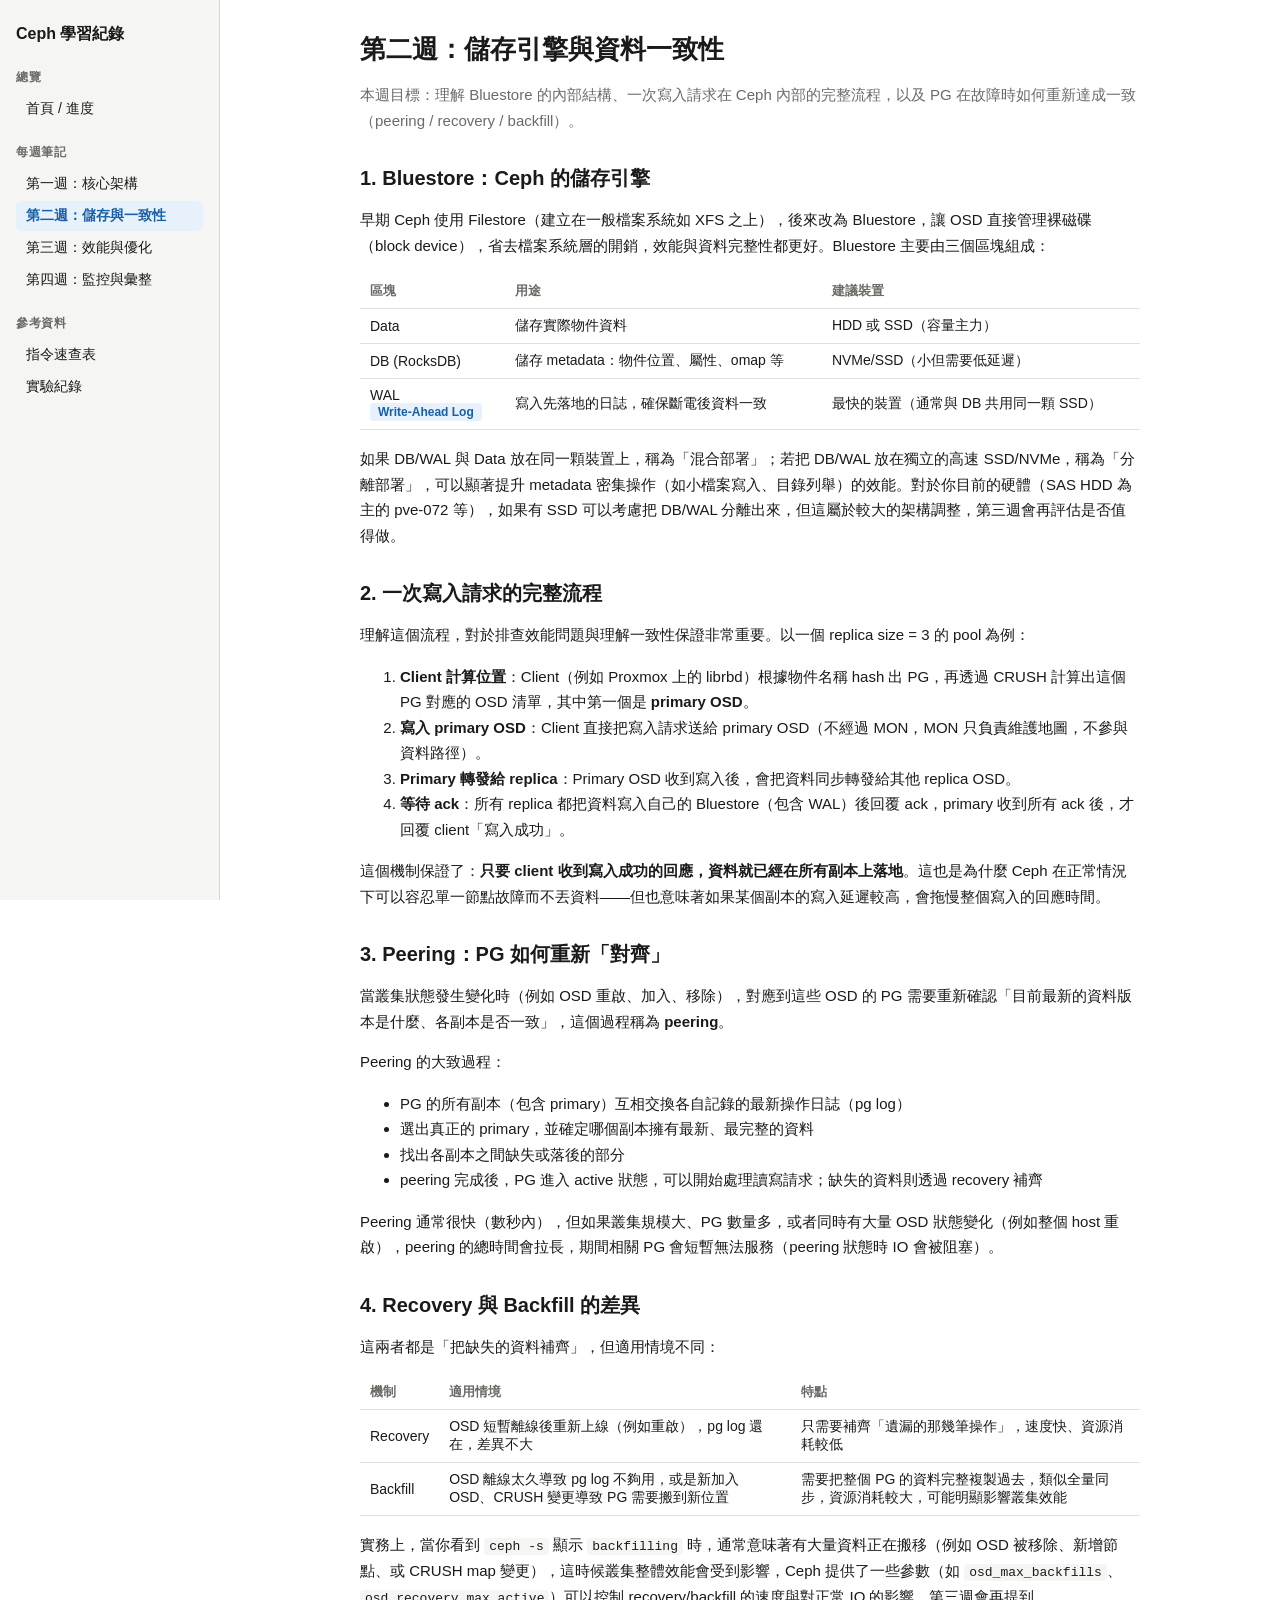
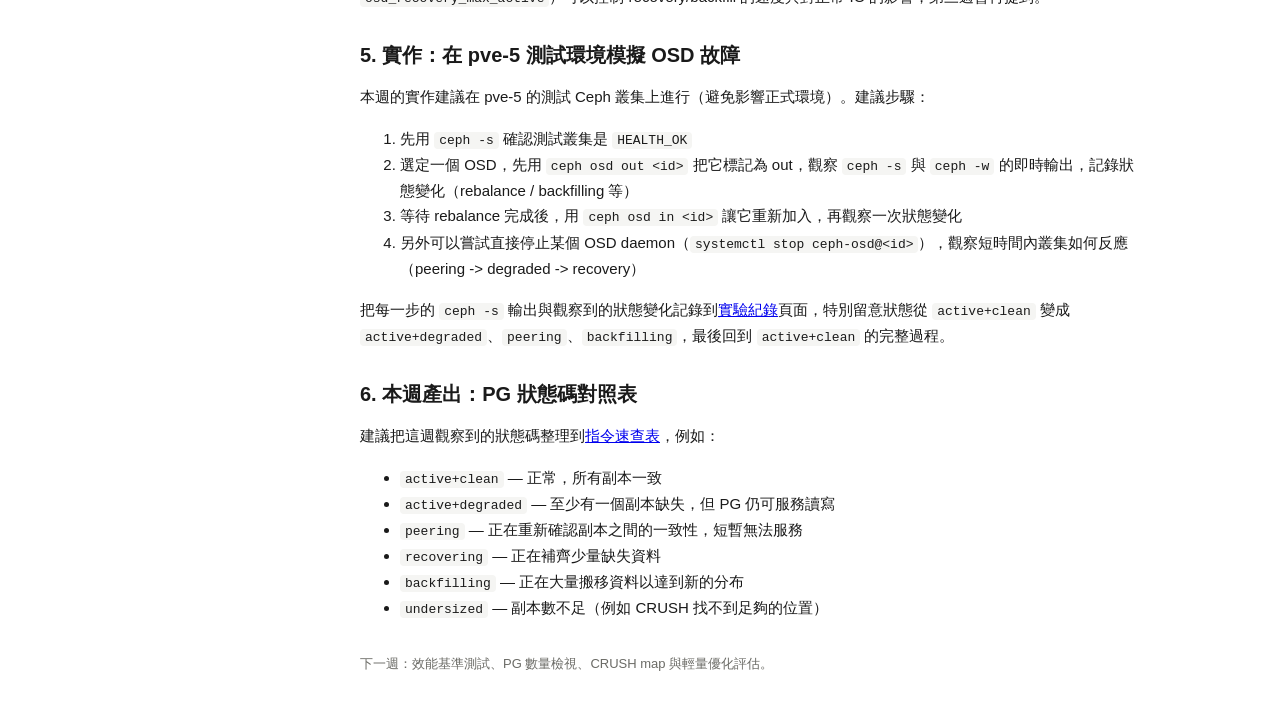
<file: week2.html>
<!DOCTYPE html>
<html lang="zh-Hant">
<head>
<meta charset="UTF-8">
<meta name="viewport" content="width=device-width, initial-scale=1.0">
<title>第二週：儲存與一致性 | Ceph 學習紀錄</title>
<link rel="stylesheet" href="../style.css">
</head>
<body>

<aside class="sidebar">
  <h1>Ceph 學習紀錄</h1>
  <nav>
    <ul>
      <li class="group-title">總覽</li>
      <li><a href="../index.html">首頁 / 進度</a></li>
      <li class="group-title">每週筆記</li>
      <li><a href="week1.html">第一週：核心架構</a></li>
      <li><a href="week2.html">第二週：儲存與一致性</a></li>
      <li><a href="week3.html">第三週：效能與優化</a></li>
      <li><a href="week4.html">第四週：監控與彙整</a></li>
      <li class="group-title">參考資料</li>
      <li><a href="../cheatsheet.html">指令速查表</a></li>
      <li><a href="../lab-log.html">實驗紀錄</a></li>
    </ul>
  </nav>
</aside>

<main>
  <h1>第二週：儲存引擎與資料一致性</h1>
  <p class="lead">本週目標：理解 Bluestore 的內部結構、一次寫入請求在 Ceph 內部的完整流程，以及 PG 在故障時如何重新達成一致（peering / recovery / backfill）。</p>

  <h2>1. Bluestore：Ceph 的儲存引擎</h2>
  <p>早期 Ceph 使用 Filestore（建立在一般檔案系統如 XFS 之上），後來改為 Bluestore，讓 OSD 直接管理裸磁碟（block device），省去檔案系統層的開銷，效能與資料完整性都更好。Bluestore 主要由三個區塊組成：</p>

  <table>
    <tr><th>區塊</th><th>用途</th><th>建議裝置</th></tr>
    <tr><td>Data</td><td>儲存實際物件資料</td><td>HDD 或 SSD（容量主力）</td></tr>
    <tr><td>DB (RocksDB)</td><td>儲存 metadata：物件位置、屬性、omap 等</td><td>NVMe/SSD（小但需要低延遲）</td></tr>
    <tr><td>WAL<br><span class="badge">Write-Ahead Log</span></td><td>寫入先落地的日誌，確保斷電後資料一致</td><td>最快的裝置（通常與 DB 共用同一顆 SSD）</td></tr>
  </table>

  <p>如果 DB/WAL 與 Data 放在同一顆裝置上，稱為「混合部署」；若把 DB/WAL 放在獨立的高速 SSD/NVMe，稱為「分離部署」，可以顯著提升 metadata 密集操作（如小檔案寫入、目錄列舉）的效能。對於你目前的硬體（SAS HDD 為主的 pve-072 等），如果有 SSD 可以考慮把 DB/WAL 分離出來，但這屬於較大的架構調整，第三週會再評估是否值得做。</p>

  <h2>2. 一次寫入請求的完整流程</h2>
  <p>理解這個流程，對於排查效能問題與理解一致性保證非常重要。以一個 replica size = 3 的 pool 為例：</p>

  <ol>
    <li><strong>Client 計算位置</strong>：Client（例如 Proxmox 上的 librbd）根據物件名稱 hash 出 PG，再透過 CRUSH 計算出這個 PG 對應的 OSD 清單，其中第一個是 <strong>primary OSD</strong>。</li>
    <li><strong>寫入 primary OSD</strong>：Client 直接把寫入請求送給 primary OSD（不經過 MON，MON 只負責維護地圖，不參與資料路徑）。</li>
    <li><strong>Primary 轉發給 replica</strong>：Primary OSD 收到寫入後，會把資料同步轉發給其他 replica OSD。</li>
    <li><strong>等待 ack</strong>：所有 replica 都把資料寫入自己的 Bluestore（包含 WAL）後回覆 ack，primary 收到所有 ack 後，才回覆 client「寫入成功」。</li>
  </ol>

  <p>這個機制保證了：<strong>只要 client 收到寫入成功的回應，資料就已經在所有副本上落地</strong>。這也是為什麼 Ceph 在正常情況下可以容忍單一節點故障而不丟資料——但也意味著如果某個副本的寫入延遲較高，會拖慢整個寫入的回應時間。</p>

  <h2>3. Peering：PG 如何重新「對齊」</h2>
  <p>當叢集狀態發生變化時（例如 OSD 重啟、加入、移除），對應到這些 OSD 的 PG 需要重新確認「目前最新的資料版本是什麼、各副本是否一致」，這個過程稱為 <strong>peering</strong>。</p>

  <p>Peering 的大致過程：</p>
  <ul>
    <li>PG 的所有副本（包含 primary）互相交換各自記錄的最新操作日誌（pg log）</li>
    <li>選出真正的 primary，並確定哪個副本擁有最新、最完整的資料</li>
    <li>找出各副本之間缺失或落後的部分</li>
    <li>peering 完成後，PG 進入 active 狀態，可以開始處理讀寫請求；缺失的資料則透過 recovery 補齊</li>
  </ul>

  <p>Peering 通常很快（數秒內），但如果叢集規模大、PG 數量多，或者同時有大量 OSD 狀態變化（例如整個 host 重啟），peering 的總時間會拉長，期間相關 PG 會短暫無法服務（peering 狀態時 IO 會被阻塞）。</p>

  <h2>4. Recovery 與 Backfill 的差異</h2>
  <p>這兩者都是「把缺失的資料補齊」，但適用情境不同：</p>

  <table>
    <tr><th>機制</th><th>適用情境</th><th>特點</th></tr>
    <tr><td>Recovery</td><td>OSD 短暫離線後重新上線（例如重啟），pg log 還在，差異不大</td><td>只需要補齊「遺漏的那幾筆操作」，速度快、資源消耗較低</td></tr>
    <tr><td>Backfill</td><td>OSD 離線太久導致 pg log 不夠用，或是新加入 OSD、CRUSH 變更導致 PG 需要搬到新位置</td><td>需要把整個 PG 的資料完整複製過去，類似全量同步，資源消耗較大，可能明顯影響叢集效能</td></tr>
  </table>

  <p>實務上，當你看到 <code>ceph -s</code> 顯示 <code>backfilling</code> 時，通常意味著有大量資料正在搬移（例如 OSD 被移除、新增節點、或 CRUSH map 變更），這時候叢集整體效能會受到影響，Ceph 提供了一些參數（如 <code>osd_max_backfills</code>、<code>osd_recovery_max_active</code>）可以控制 recovery/backfill 的速度與對正常 IO 的影響，第三週會再提到。</p>

  <h2>5. 實作：在 pve-5 測試環境模擬 OSD 故障</h2>
  <p>本週的實作建議在 pve-5 的測試 Ceph 叢集上進行（避免影響正式環境）。建議步驟：</p>

  <ol>
    <li>先用 <code>ceph -s</code> 確認測試叢集是 <code>HEALTH_OK</code></li>
    <li>選定一個 OSD，先用 <code>ceph osd out &lt;id&gt;</code> 把它標記為 out，觀察 <code>ceph -s</code> 與 <code>ceph -w</code> 的即時輸出，記錄狀態變化（rebalance / backfilling 等）</li>
    <li>等待 rebalance 完成後，用 <code>ceph osd in &lt;id&gt;</code> 讓它重新加入，再觀察一次狀態變化</li>
    <li>另外可以嘗試直接停止某個 OSD daemon（<code>systemctl stop ceph-osd@&lt;id&gt;</code>），觀察短時間內叢集如何反應（peering -&gt; degraded -&gt; recovery）</li>
  </ol>

  <p>把每一步的 <code>ceph -s</code> 輸出與觀察到的狀態變化記錄到<a href="../lab-log.html">實驗紀錄</a>頁面，特別留意狀態從 <code>active+clean</code> 變成 <code>active+degraded</code>、<code>peering</code>、<code>backfilling</code>，最後回到 <code>active+clean</code> 的完整過程。</p>

  <h2>6. 本週產出：PG 狀態碼對照表</h2>
  <p>建議把這週觀察到的狀態碼整理到<a href="../cheatsheet.html">指令速查表</a>，例如：</p>
  <ul>
    <li><code>active+clean</code> — 正常，所有副本一致</li>
    <li><code>active+degraded</code> — 至少有一個副本缺失，但 PG 仍可服務讀寫</li>
    <li><code>peering</code> — 正在重新確認副本之間的一致性，短暫無法服務</li>
    <li><code>recovering</code> — 正在補齊少量缺失資料</li>
    <li><code>backfilling</code> — 正在大量搬移資料以達到新的分布</li>
    <li><code>undersized</code> — 副本數不足（例如 CRUSH 找不到足夠的位置）</li>
  </ul>

  <p style="margin-top:2rem; font-size:13px; color:var(--text-secondary);">下一週：效能基準測試、PG 數量檢視、CRUSH map 與輕量優化評估。</p>
</main>

<script src="../script.js"></script>
</body>
</html>
</file>
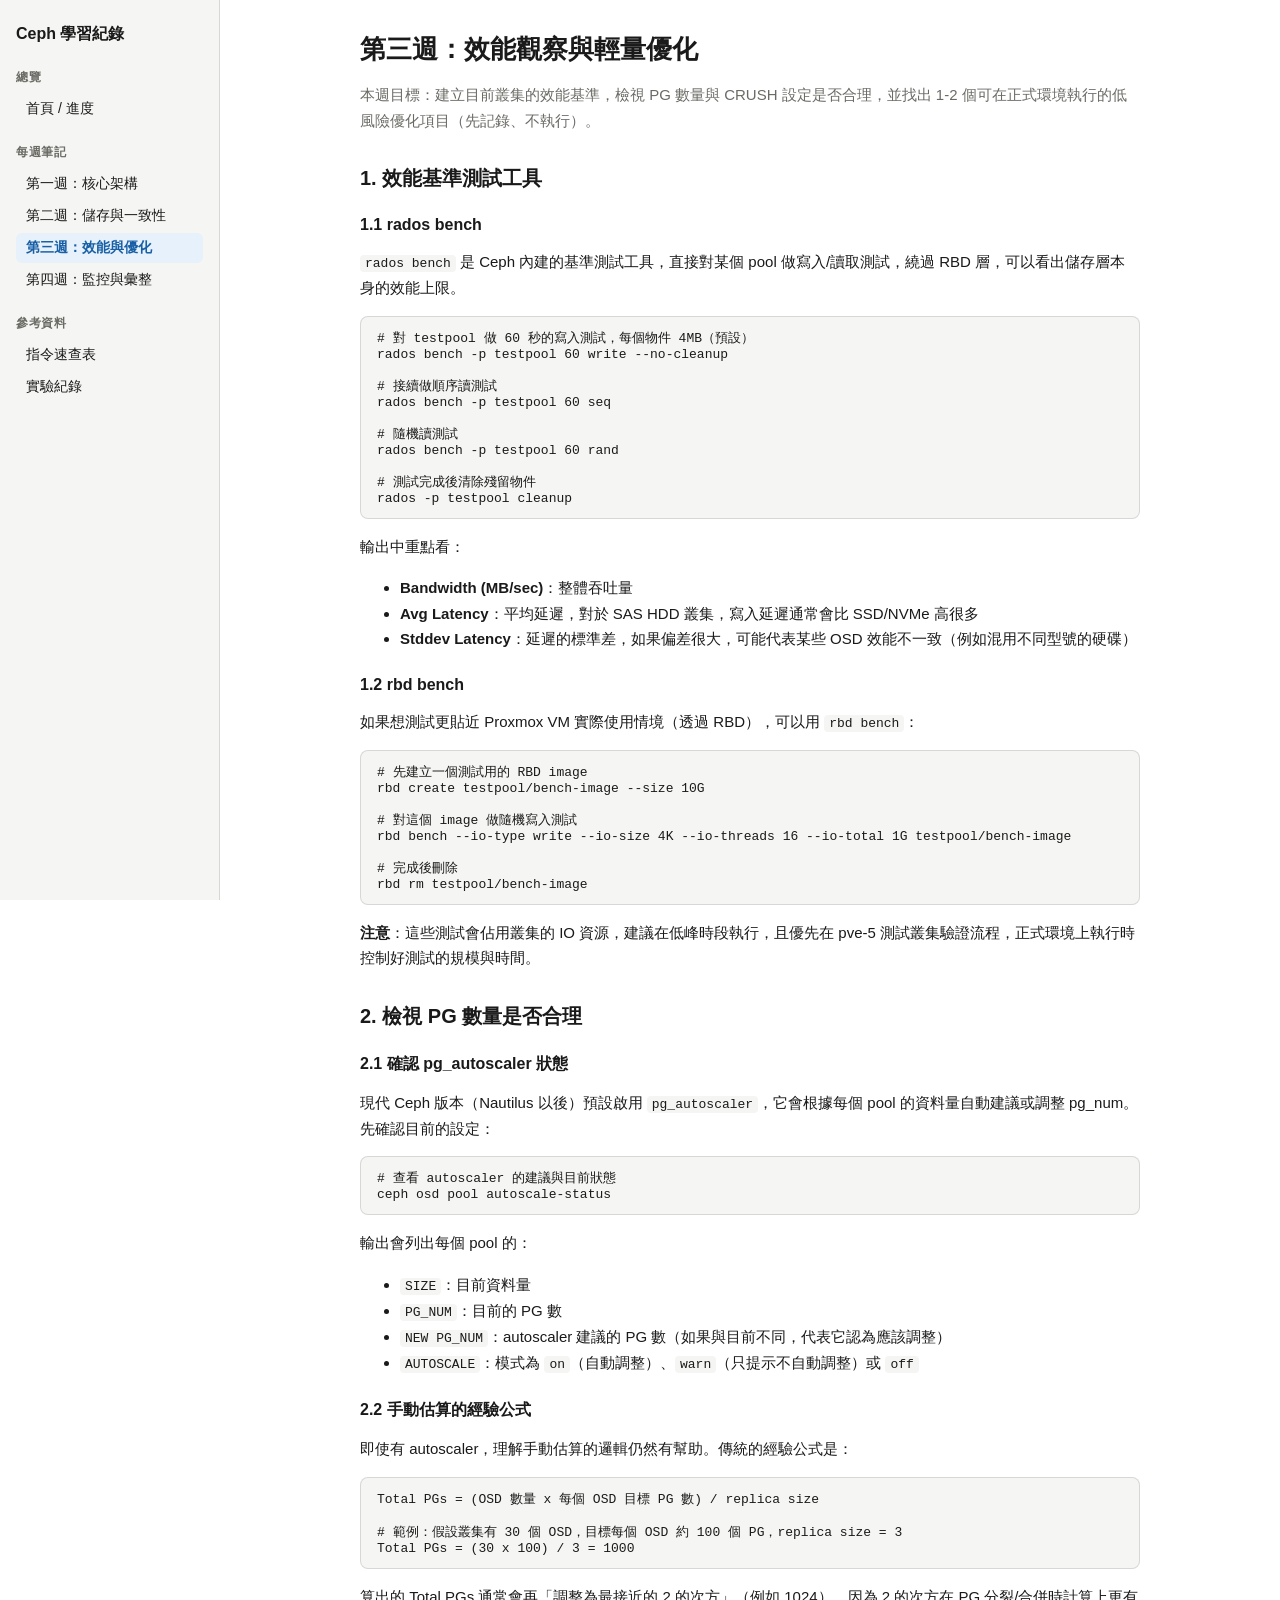
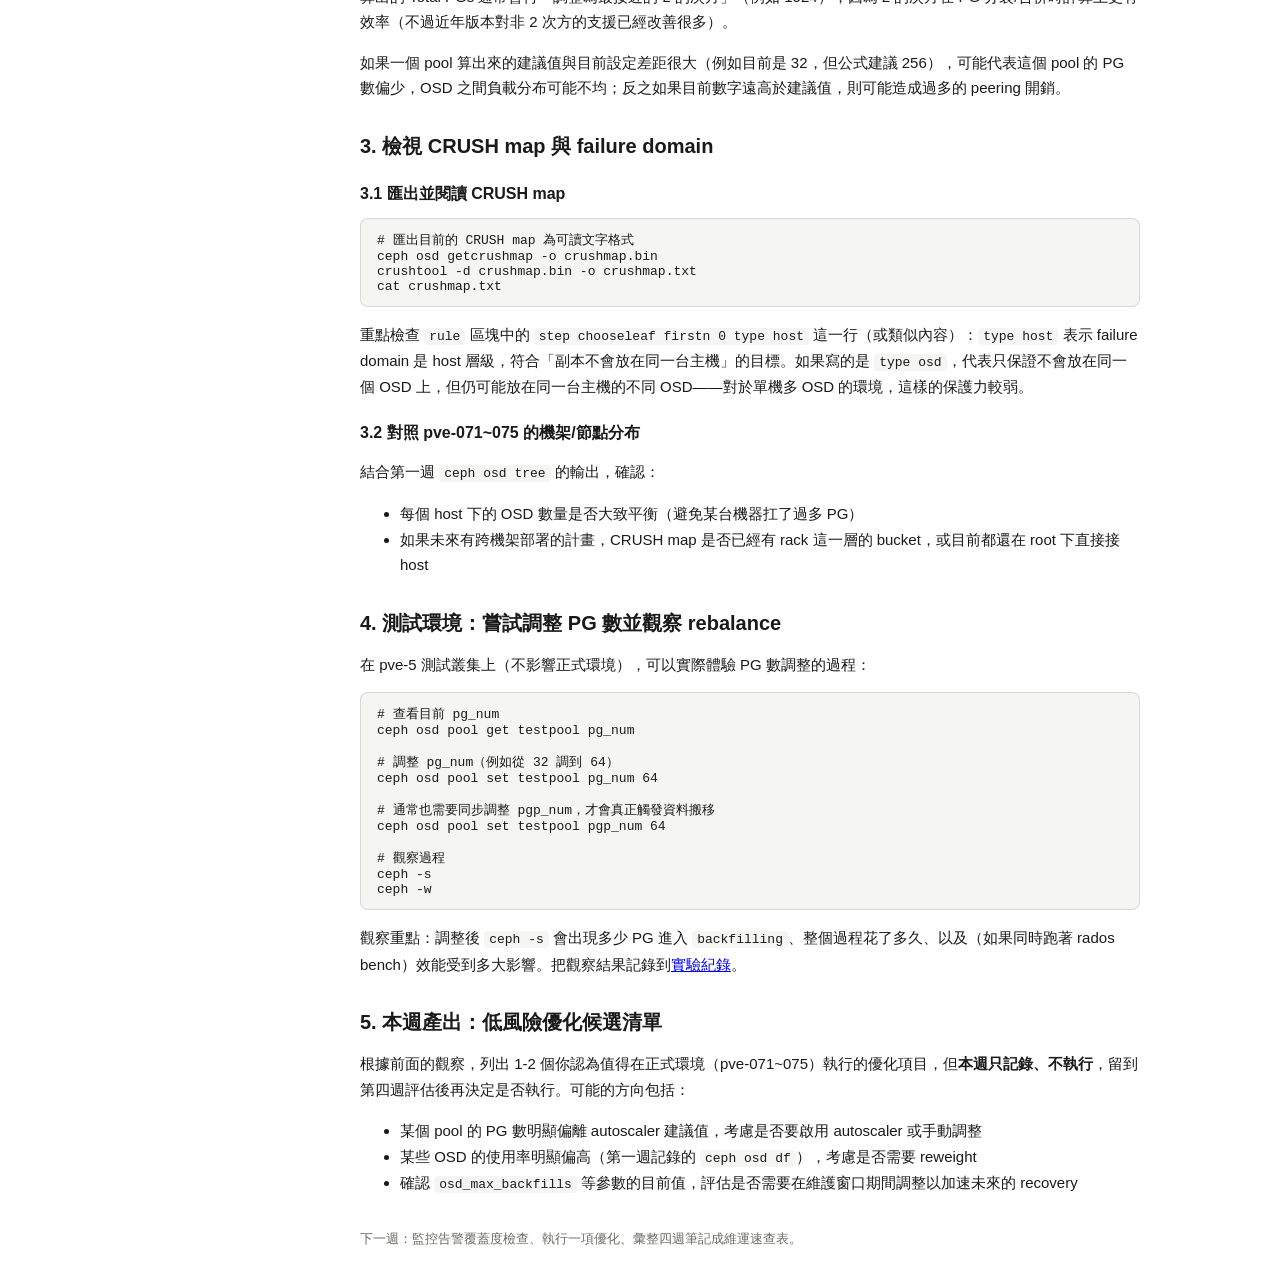
<file: week3.html>
<!DOCTYPE html>
<html lang="zh-Hant">
<head>
<meta charset="UTF-8">
<meta name="viewport" content="width=device-width, initial-scale=1.0">
<title>第三週：效能與優化 | Ceph 學習紀錄</title>
<link rel="stylesheet" href="../style.css">
</head>
<body>

<aside class="sidebar">
  <h1>Ceph 學習紀錄</h1>
  <nav>
    <ul>
      <li class="group-title">總覽</li>
      <li><a href="../index.html">首頁 / 進度</a></li>
      <li class="group-title">每週筆記</li>
      <li><a href="week1.html">第一週：核心架構</a></li>
      <li><a href="week2.html">第二週：儲存與一致性</a></li>
      <li><a href="week3.html">第三週：效能與優化</a></li>
      <li><a href="week4.html">第四週：監控與彙整</a></li>
      <li class="group-title">參考資料</li>
      <li><a href="../cheatsheet.html">指令速查表</a></li>
      <li><a href="../lab-log.html">實驗紀錄</a></li>
    </ul>
  </nav>
</aside>

<main>
  <h1>第三週：效能觀察與輕量優化</h1>
  <p class="lead">本週目標：建立目前叢集的效能基準，檢視 PG 數量與 CRUSH 設定是否合理，並找出 1-2 個可在正式環境執行的低風險優化項目（先記錄、不執行）。</p>

  <h2>1. 效能基準測試工具</h2>

  <h3>1.1 rados bench</h3>
  <p><code>rados bench</code> 是 Ceph 內建的基準測試工具，直接對某個 pool 做寫入/讀取測試，繞過 RBD 層，可以看出儲存層本身的效能上限。</p>
  <pre><code># 對 testpool 做 60 秒的寫入測試，每個物件 4MB（預設）
rados bench -p testpool 60 write --no-cleanup

# 接續做順序讀測試
rados bench -p testpool 60 seq

# 隨機讀測試
rados bench -p testpool 60 rand

# 測試完成後清除殘留物件
rados -p testpool cleanup</code></pre>

  <p>輸出中重點看：</p>
  <ul>
    <li><strong>Bandwidth (MB/sec)</strong>：整體吞吐量</li>
    <li><strong>Avg Latency</strong>：平均延遲，對於 SAS HDD 叢集，寫入延遲通常會比 SSD/NVMe 高很多</li>
    <li><strong>Stddev Latency</strong>：延遲的標準差，如果偏差很大，可能代表某些 OSD 效能不一致（例如混用不同型號的硬碟）</li>
  </ul>

  <h3>1.2 rbd bench</h3>
  <p>如果想測試更貼近 Proxmox VM 實際使用情境（透過 RBD），可以用 <code>rbd bench</code>：</p>
  <pre><code># 先建立一個測試用的 RBD image
rbd create testpool/bench-image --size 10G

# 對這個 image 做隨機寫入測試
rbd bench --io-type write --io-size 4K --io-threads 16 --io-total 1G testpool/bench-image

# 完成後刪除
rbd rm testpool/bench-image</code></pre>

  <p><strong>注意</strong>：這些測試會佔用叢集的 IO 資源，建議在低峰時段執行，且優先在 pve-5 測試叢集驗證流程，正式環境上執行時控制好測試的規模與時間。</p>

  <h2>2. 檢視 PG 數量是否合理</h2>

  <h3>2.1 確認 pg_autoscaler 狀態</h3>
  <p>現代 Ceph 版本（Nautilus 以後）預設啟用 <code>pg_autoscaler</code>，它會根據每個 pool 的資料量自動建議或調整 pg_num。先確認目前的設定：</p>
  <pre><code># 查看 autoscaler 的建議與目前狀態
ceph osd pool autoscale-status</code></pre>

  <p>輸出會列出每個 pool 的：</p>
  <ul>
    <li><code>SIZE</code>：目前資料量</li>
    <li><code>PG_NUM</code>：目前的 PG 數</li>
    <li><code>NEW PG_NUM</code>：autoscaler 建議的 PG 數（如果與目前不同，代表它認為應該調整）</li>
    <li><code>AUTOSCALE</code>：模式為 <code>on</code>（自動調整）、<code>warn</code>（只提示不自動調整）或 <code>off</code></li>
  </ul>

  <h3>2.2 手動估算的經驗公式</h3>
  <p>即使有 autoscaler，理解手動估算的邏輯仍然有幫助。傳統的經驗公式是：</p>
  <pre><code>Total PGs = (OSD 數量 x 每個 OSD 目標 PG 數) / replica size

# 範例：假設叢集有 30 個 OSD，目標每個 OSD 約 100 個 PG，replica size = 3
Total PGs = (30 x 100) / 3 = 1000</code></pre>

  <p>算出的 Total PGs 通常會再「調整為最接近的 2 的次方」（例如 1024），因為 2 的次方在 PG 分裂/合併時計算上更有效率（不過近年版本對非 2 次方的支援已經改善很多）。</p>

  <p>如果一個 pool 算出來的建議值與目前設定差距很大（例如目前是 32，但公式建議 256），可能代表這個 pool 的 PG 數偏少，OSD 之間負載分布可能不均；反之如果目前數字遠高於建議值，則可能造成過多的 peering 開銷。</p>

  <h2>3. 檢視 CRUSH map 與 failure domain</h2>

  <h3>3.1 匯出並閱讀 CRUSH map</h3>
  <pre><code># 匯出目前的 CRUSH map 為可讀文字格式
ceph osd getcrushmap -o crushmap.bin
crushtool -d crushmap.bin -o crushmap.txt
cat crushmap.txt</code></pre>

  <p>重點檢查 <code>rule</code> 區塊中的 <code>step chooseleaf firstn 0 type host</code> 這一行（或類似內容）：<code>type host</code> 表示 failure domain 是 host 層級，符合「副本不會放在同一台主機」的目標。如果寫的是 <code>type osd</code>，代表只保證不會放在同一個 OSD 上，但仍可能放在同一台主機的不同 OSD——對於單機多 OSD 的環境，這樣的保護力較弱。</p>

  <h3>3.2 對照 pve-071~075 的機架/節點分布</h3>
  <p>結合第一週 <code>ceph osd tree</code> 的輸出，確認：</p>
  <ul>
    <li>每個 host 下的 OSD 數量是否大致平衡（避免某台機器扛了過多 PG）</li>
    <li>如果未來有跨機架部署的計畫，CRUSH map 是否已經有 rack 這一層的 bucket，或目前都還在 root 下直接接 host</li>
  </ul>

  <h2>4. 測試環境：嘗試調整 PG 數並觀察 rebalance</h2>
  <p>在 pve-5 測試叢集上（不影響正式環境），可以實際體驗 PG 數調整的過程：</p>
  <pre><code># 查看目前 pg_num
ceph osd pool get testpool pg_num

# 調整 pg_num（例如從 32 調到 64）
ceph osd pool set testpool pg_num 64

# 通常也需要同步調整 pgp_num，才會真正觸發資料搬移
ceph osd pool set testpool pgp_num 64

# 觀察過程
ceph -s
ceph -w</code></pre>

  <p>觀察重點：調整後 <code>ceph -s</code> 會出現多少 PG 進入 <code>backfilling</code>、整個過程花了多久、以及（如果同時跑著 rados bench）效能受到多大影響。把觀察結果記錄到<a href="../lab-log.html">實驗紀錄</a>。</p>

  <h2>5. 本週產出：低風險優化候選清單</h2>
  <p>根據前面的觀察，列出 1-2 個你認為值得在正式環境（pve-071~075）執行的優化項目，但<strong>本週只記錄、不執行</strong>，留到第四週評估後再決定是否執行。可能的方向包括：</p>
  <ul>
    <li>某個 pool 的 PG 數明顯偏離 autoscaler 建議值，考慮是否要啟用 autoscaler 或手動調整</li>
    <li>某些 OSD 的使用率明顯偏高（第一週記錄的 <code>ceph osd df</code>），考慮是否需要 reweight</li>
    <li>確認 <code>osd_max_backfills</code> 等參數的目前值，評估是否需要在維護窗口期間調整以加速未來的 recovery</li>
  </ul>

  <p style="margin-top:2rem; font-size:13px; color:var(--text-secondary);">下一週：監控告警覆蓋度檢查、執行一項優化、彙整四週筆記成維運速查表。</p>
</main>

<script src="../script.js"></script>
</body>
</html>
</file>
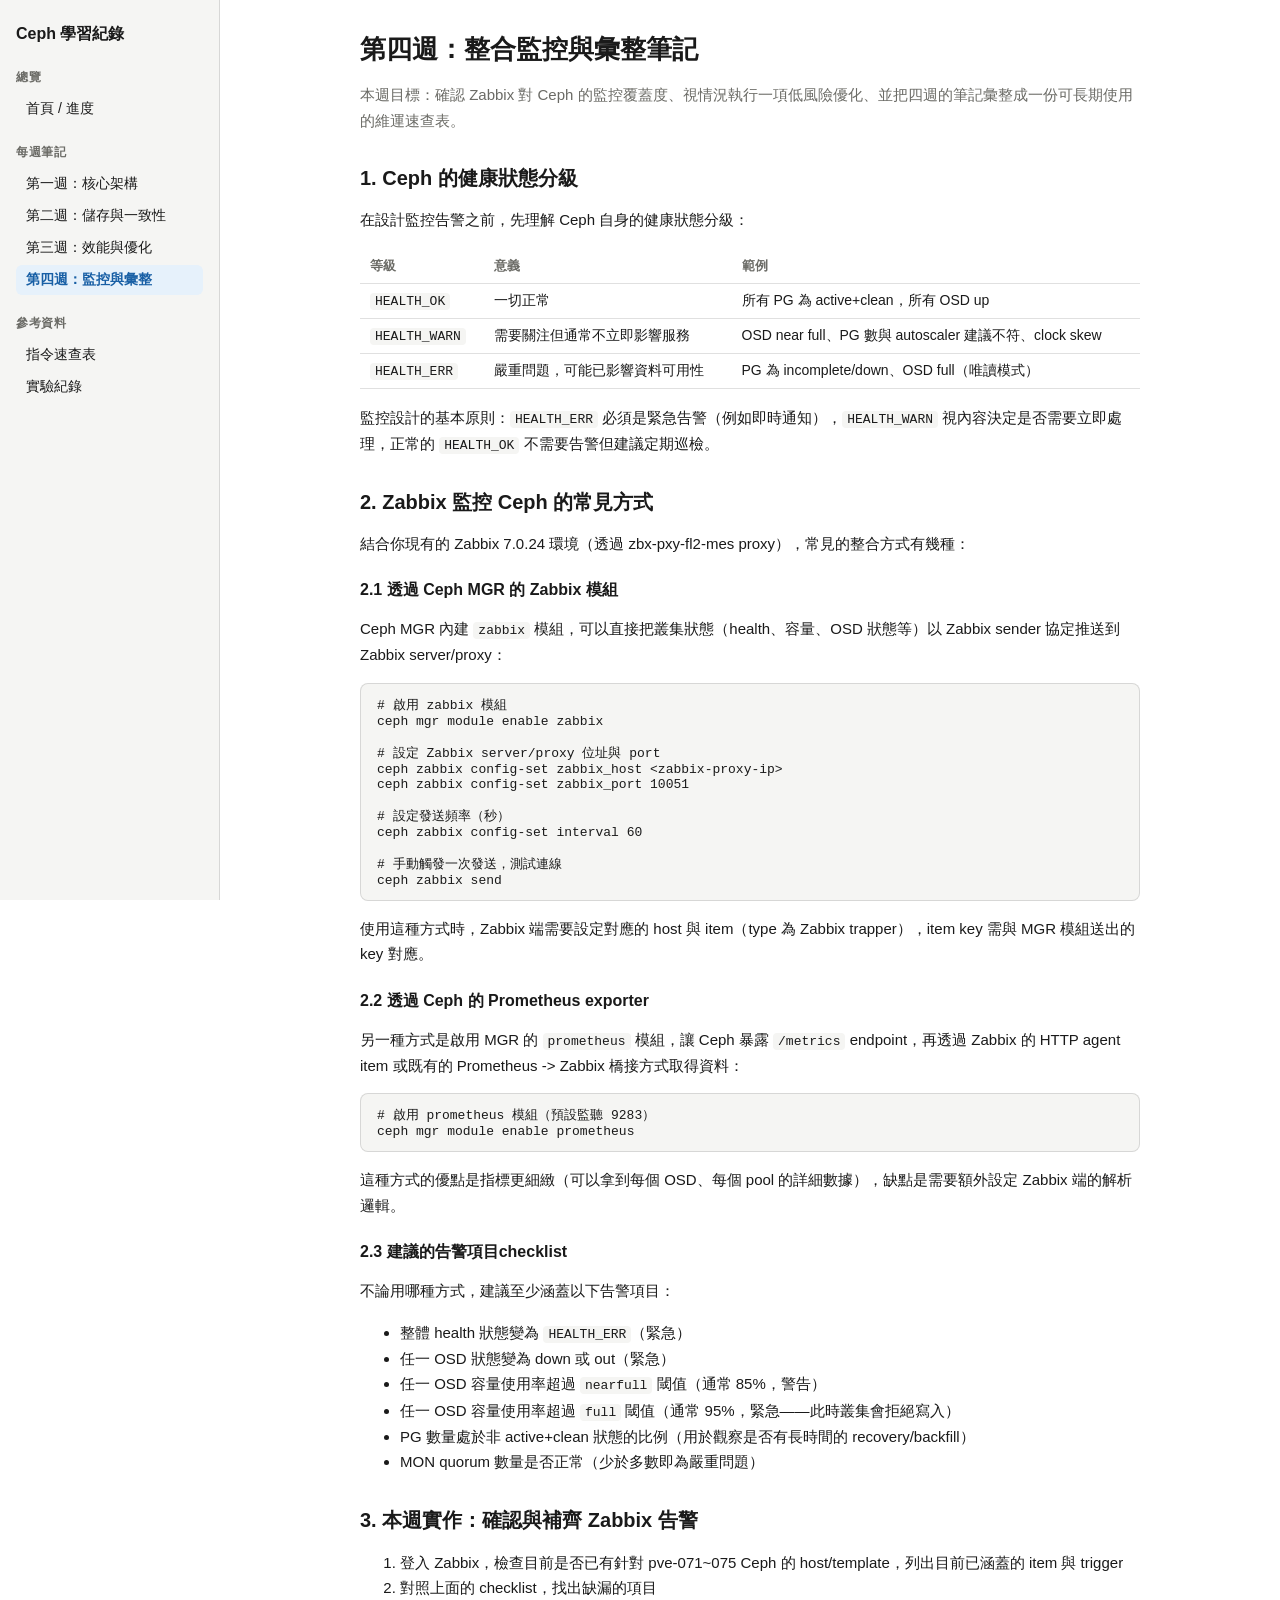
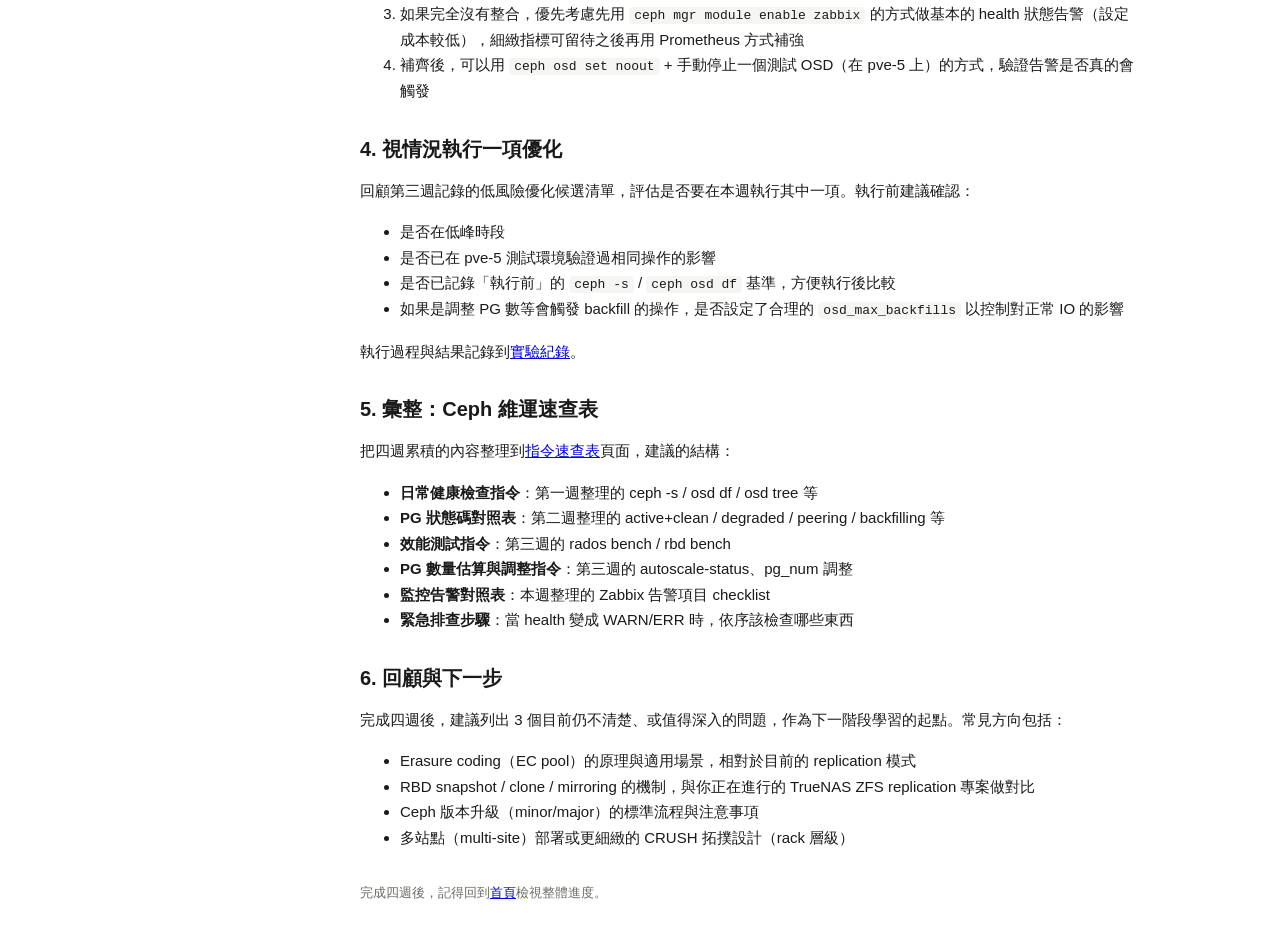
<file: week4.html>
<!DOCTYPE html>
<html lang="zh-Hant">
<head>
<meta charset="UTF-8">
<meta name="viewport" content="width=device-width, initial-scale=1.0">
<title>第四週：監控與彙整 | Ceph 學習紀錄</title>
<link rel="stylesheet" href="../style.css">
</head>
<body>

<aside class="sidebar">
  <h1>Ceph 學習紀錄</h1>
  <nav>
    <ul>
      <li class="group-title">總覽</li>
      <li><a href="../index.html">首頁 / 進度</a></li>
      <li class="group-title">每週筆記</li>
      <li><a href="week1.html">第一週：核心架構</a></li>
      <li><a href="week2.html">第二週：儲存與一致性</a></li>
      <li><a href="week3.html">第三週：效能與優化</a></li>
      <li><a href="week4.html">第四週：監控與彙整</a></li>
      <li class="group-title">參考資料</li>
      <li><a href="../cheatsheet.html">指令速查表</a></li>
      <li><a href="../lab-log.html">實驗紀錄</a></li>
    </ul>
  </nav>
</aside>

<main>
  <h1>第四週：整合監控與彙整筆記</h1>
  <p class="lead">本週目標：確認 Zabbix 對 Ceph 的監控覆蓋度、視情況執行一項低風險優化、並把四週的筆記彙整成一份可長期使用的維運速查表。</p>

  <h2>1. Ceph 的健康狀態分級</h2>
  <p>在設計監控告警之前，先理解 Ceph 自身的健康狀態分級：</p>
  <table>
    <tr><th>等級</th><th>意義</th><th>範例</th></tr>
    <tr><td><code>HEALTH_OK</code></td><td>一切正常</td><td>所有 PG 為 active+clean，所有 OSD up</td></tr>
    <tr><td><code>HEALTH_WARN</code></td><td>需要關注但通常不立即影響服務</td><td>OSD near full、PG 數與 autoscaler 建議不符、clock skew</td></tr>
    <tr><td><code>HEALTH_ERR</code></td><td>嚴重問題，可能已影響資料可用性</td><td>PG 為 incomplete/down、OSD full（唯讀模式）</td></tr>
  </table>

  <p>監控設計的基本原則：<code>HEALTH_ERR</code> 必須是緊急告警（例如即時通知），<code>HEALTH_WARN</code> 視內容決定是否需要立即處理，正常的 <code>HEALTH_OK</code> 不需要告警但建議定期巡檢。</p>

  <h2>2. Zabbix 監控 Ceph 的常見方式</h2>
  <p>結合你現有的 Zabbix 7.0.24 環境（透過 zbx-pxy-fl2-mes proxy），常見的整合方式有幾種：</p>

  <h3>2.1 透過 Ceph MGR 的 Zabbix 模組</h3>
  <p>Ceph MGR 內建 <code>zabbix</code> 模組，可以直接把叢集狀態（health、容量、OSD 狀態等）以 Zabbix sender 協定推送到 Zabbix server/proxy：</p>
  <pre><code># 啟用 zabbix 模組
ceph mgr module enable zabbix

# 設定 Zabbix server/proxy 位址與 port
ceph zabbix config-set zabbix_host &lt;zabbix-proxy-ip&gt;
ceph zabbix config-set zabbix_port 10051

# 設定發送頻率（秒）
ceph zabbix config-set interval 60

# 手動觸發一次發送，測試連線
ceph zabbix send</code></pre>
  <p>使用這種方式時，Zabbix 端需要設定對應的 host 與 item（type 為 Zabbix trapper），item key 需與 MGR 模組送出的 key 對應。</p>

  <h3>2.2 透過 Ceph 的 Prometheus exporter</h3>
  <p>另一種方式是啟用 MGR 的 <code>prometheus</code> 模組，讓 Ceph 暴露 <code>/metrics</code> endpoint，再透過 Zabbix 的 HTTP agent item 或既有的 Prometheus -&gt; Zabbix 橋接方式取得資料：</p>
  <pre><code># 啟用 prometheus 模組（預設監聽 9283）
ceph mgr module enable prometheus</code></pre>
  <p>這種方式的優點是指標更細緻（可以拿到每個 OSD、每個 pool 的詳細數據），缺點是需要額外設定 Zabbix 端的解析邏輯。</p>

  <h3>2.3 建議的告警項目checklist</h3>
  <p>不論用哪種方式，建議至少涵蓋以下告警項目：</p>
  <ul>
    <li>整體 health 狀態變為 <code>HEALTH_ERR</code>（緊急）</li>
    <li>任一 OSD 狀態變為 down 或 out（緊急）</li>
    <li>任一 OSD 容量使用率超過 <code>nearfull</code> 閾值（通常 85%，警告）</li>
    <li>任一 OSD 容量使用率超過 <code>full</code> 閾值（通常 95%，緊急——此時叢集會拒絕寫入）</li>
    <li>PG 數量處於非 active+clean 狀態的比例（用於觀察是否有長時間的 recovery/backfill）</li>
    <li>MON quorum 數量是否正常（少於多數即為嚴重問題）</li>
  </ul>

  <h2>3. 本週實作：確認與補齊 Zabbix 告警</h2>
  <ol>
    <li>登入 Zabbix，檢查目前是否已有針對 pve-071~075 Ceph 的 host/template，列出目前已涵蓋的 item 與 trigger</li>
    <li>對照上面的 checklist，找出缺漏的項目</li>
    <li>如果完全沒有整合，優先考慮先用 <code>ceph mgr module enable zabbix</code> 的方式做基本的 health 狀態告警（設定成本較低），細緻指標可留待之後再用 Prometheus 方式補強</li>
    <li>補齊後，可以用 <code>ceph osd set noout</code> + 手動停止一個測試 OSD（在 pve-5 上）的方式，驗證告警是否真的會觸發</li>
  </ol>

  <h2>4. 視情況執行一項優化</h2>
  <p>回顧第三週記錄的低風險優化候選清單，評估是否要在本週執行其中一項。執行前建議確認：</p>
  <ul>
    <li>是否在低峰時段</li>
    <li>是否已在 pve-5 測試環境驗證過相同操作的影響</li>
    <li>是否已記錄「執行前」的 <code>ceph -s</code> / <code>ceph osd df</code> 基準，方便執行後比較</li>
    <li>如果是調整 PG 數等會觸發 backfill 的操作，是否設定了合理的 <code>osd_max_backfills</code> 以控制對正常 IO 的影響</li>
  </ul>
  <p>執行過程與結果記錄到<a href="../lab-log.html">實驗紀錄</a>。</p>

  <h2>5. 彙整：Ceph 維運速查表</h2>
  <p>把四週累積的內容整理到<a href="../cheatsheet.html">指令速查表</a>頁面，建議的結構：</p>
  <ul>
    <li><strong>日常健康檢查指令</strong>：第一週整理的 ceph -s / osd df / osd tree 等</li>
    <li><strong>PG 狀態碼對照表</strong>：第二週整理的 active+clean / degraded / peering / backfilling 等</li>
    <li><strong>效能測試指令</strong>：第三週的 rados bench / rbd bench</li>
    <li><strong>PG 數量估算與調整指令</strong>：第三週的 autoscale-status、pg_num 調整</li>
    <li><strong>監控告警對照表</strong>：本週整理的 Zabbix 告警項目 checklist</li>
    <li><strong>緊急排查步驟</strong>：當 health 變成 WARN/ERR 時，依序該檢查哪些東西</li>
  </ul>

  <h2>6. 回顧與下一步</h2>
  <p>完成四週後，建議列出 3 個目前仍不清楚、或值得深入的問題，作為下一階段學習的起點。常見方向包括：</p>
  <ul>
    <li>Erasure coding（EC pool）的原理與適用場景，相對於目前的 replication 模式</li>
    <li>RBD snapshot / clone / mirroring 的機制，與你正在進行的 TrueNAS ZFS replication 專案做對比</li>
    <li>Ceph 版本升級（minor/major）的標準流程與注意事項</li>
    <li>多站點（multi-site）部署或更細緻的 CRUSH 拓撲設計（rack 層級）</li>
  </ul>

  <p style="margin-top:2rem; font-size:13px; color:var(--text-secondary);">完成四週後，記得回到<a href="../index.html">首頁</a>檢視整體進度。</p>
</main>

<script src="../script.js"></script>
</body>
</html>
</file>
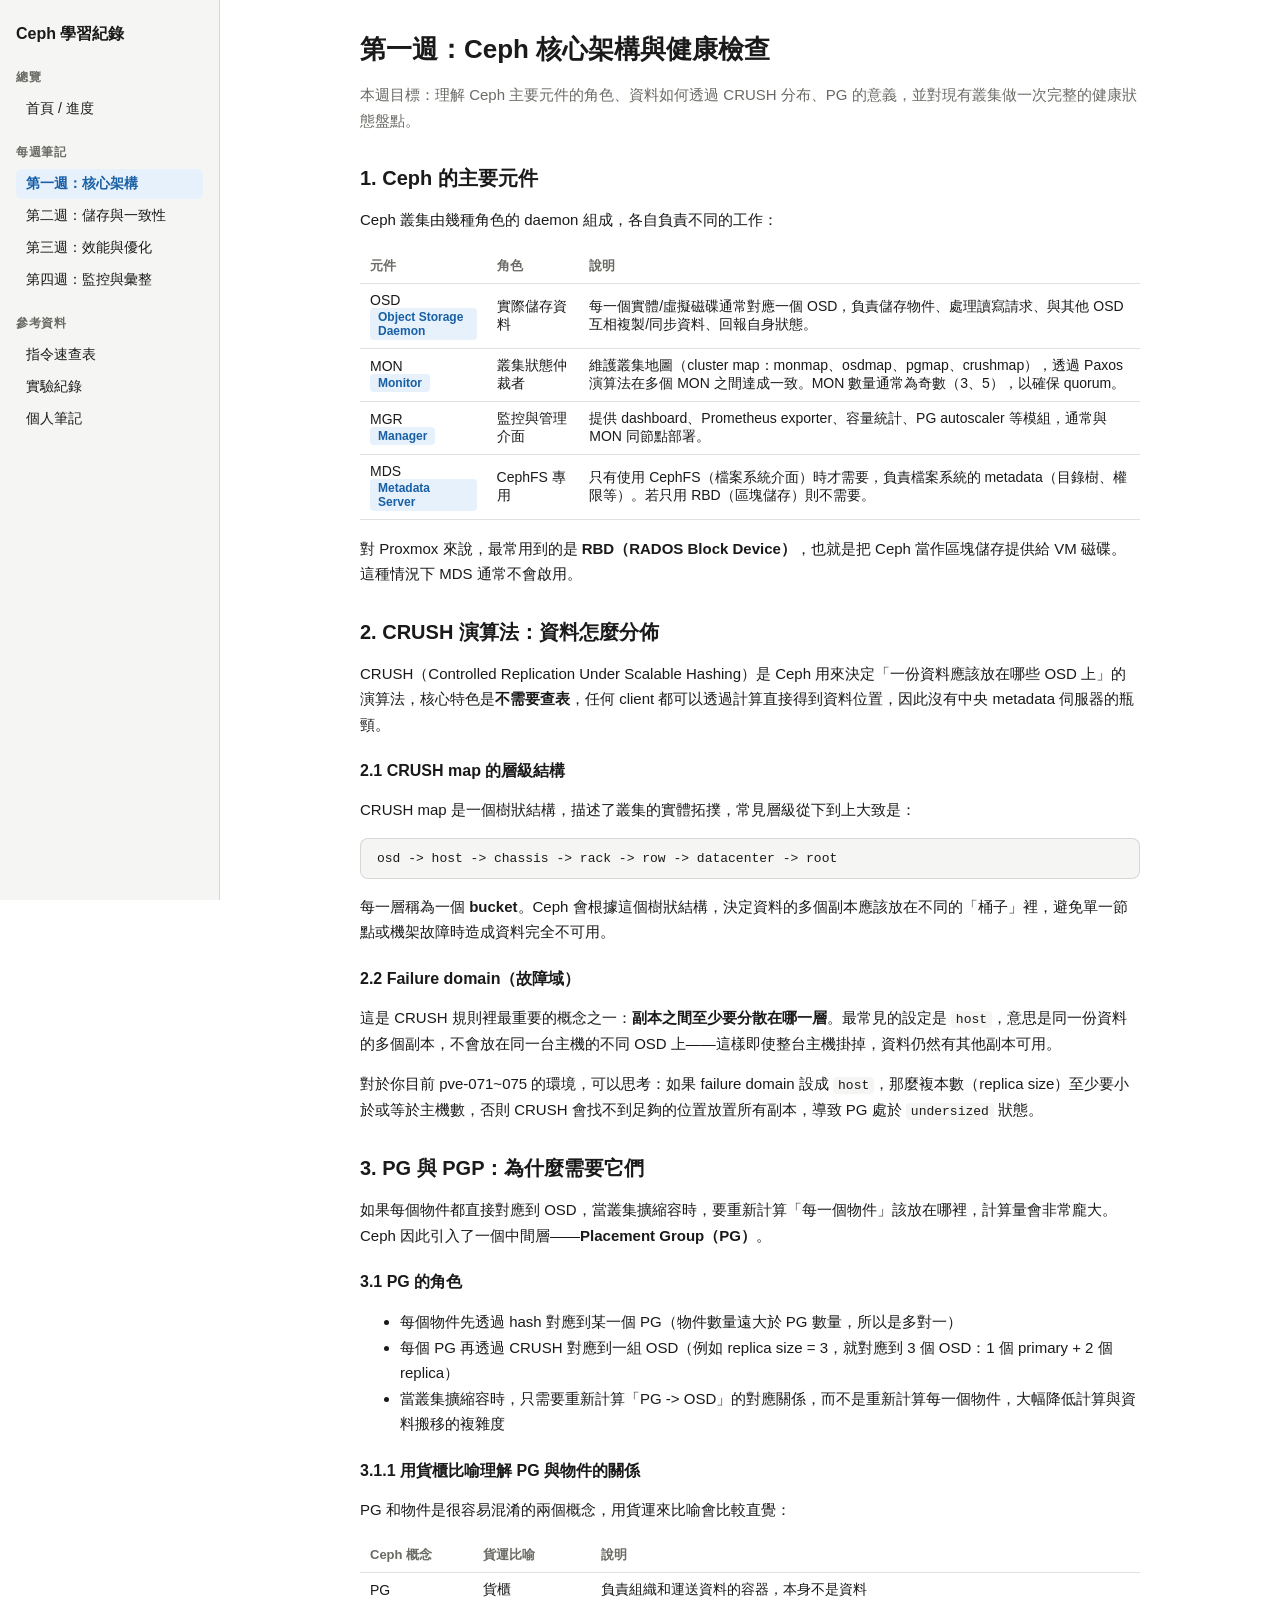
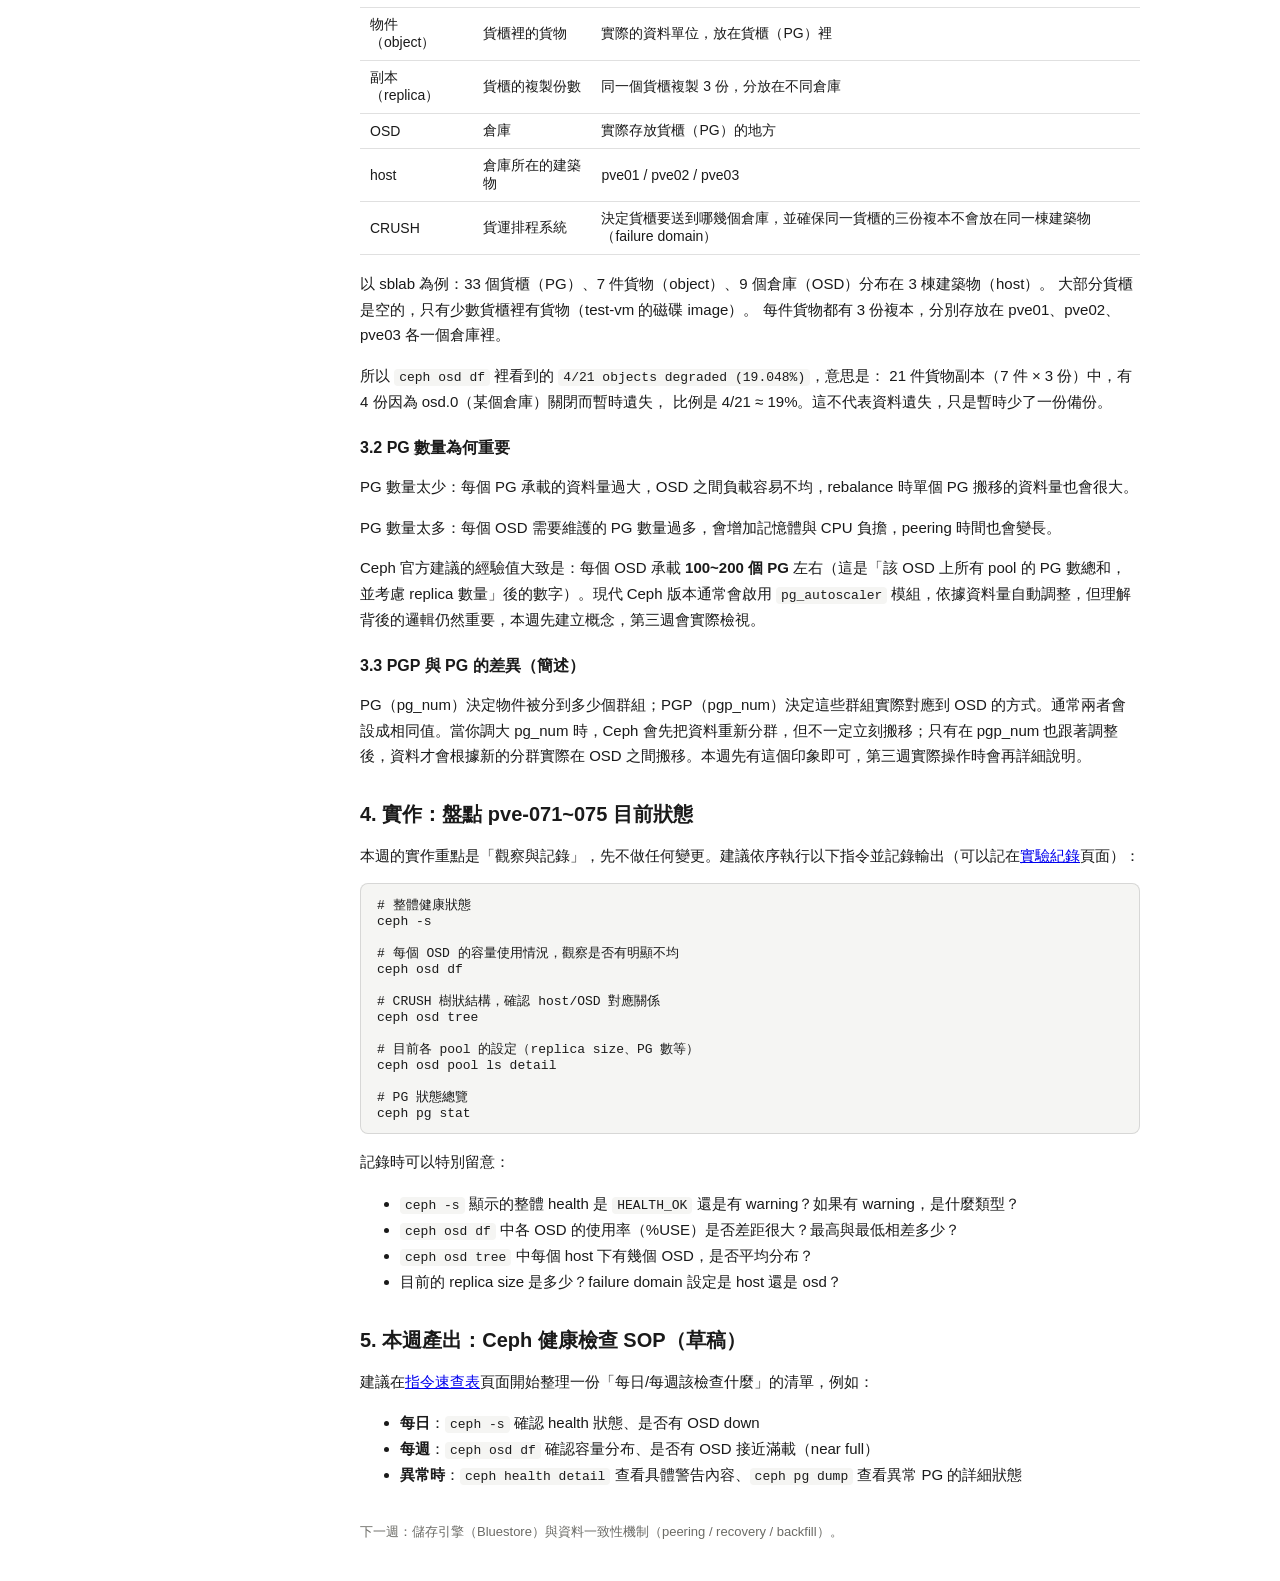
<file: notes/week1.html>
<!DOCTYPE html>
<html lang="zh-Hant">
<head>
<meta charset="UTF-8">
<meta name="viewport" content="width=device-width, initial-scale=1.0">
<title>第一週：核心架構 | Ceph 學習紀錄</title>
<link rel="stylesheet" href="../style.css">
</head>
<body>

<aside class="sidebar">
  <h1>Ceph 學習紀錄</h1>
  <nav>
    <ul>
      <li class="group-title">總覽</li>
      <li><a href="../index.html">首頁 / 進度</a></li>
      <li class="group-title">每週筆記</li>
      <li><a href="week1.html">第一週：核心架構</a></li>
      <li><a href="week2.html">第二週：儲存與一致性</a></li>
      <li><a href="week3.html">第三週：效能與優化</a></li>
      <li><a href="week4.html">第四週：監控與彙整</a></li>
      <li class="group-title">參考資料</li>
      <li><a href="../cheatsheet.html">指令速查表</a></li>
      <li><a href="../lab-log.html">實驗紀錄</a></li>
      <li><a href="../my-notes.html">個人筆記</a></li>
    </ul>
  </nav>
</aside>

<main>
  <h1>第一週：Ceph 核心架構與健康檢查</h1>
  <p class="lead">本週目標：理解 Ceph 主要元件的角色、資料如何透過 CRUSH 分布、PG 的意義，並對現有叢集做一次完整的健康狀態盤點。</p>

  <h2>1. Ceph 的主要元件</h2>
  <p>Ceph 叢集由幾種角色的 daemon 組成，各自負責不同的工作：</p>

  <table>
    <tr><th>元件</th><th>角色</th><th>說明</th></tr>
    <tr><td>OSD<br><span class="badge">Object Storage Daemon</span></td><td>實際儲存資料</td><td>每一個實體/虛擬磁碟通常對應一個 OSD，負責儲存物件、處理讀寫請求、與其他 OSD 互相複製/同步資料、回報自身狀態。</td></tr>
    <tr><td>MON<br><span class="badge">Monitor</span></td><td>叢集狀態仲裁者</td><td>維護叢集地圖（cluster map：monmap、osdmap、pgmap、crushmap），透過 Paxos 演算法在多個 MON 之間達成一致。MON 數量通常為奇數（3、5），以確保 quorum。</td></tr>
    <tr><td>MGR<br><span class="badge">Manager</span></td><td>監控與管理介面</td><td>提供 dashboard、Prometheus exporter、容量統計、PG autoscaler 等模組，通常與 MON 同節點部署。</td></tr>
    <tr><td>MDS<br><span class="badge">Metadata Server</span></td><td>CephFS 專用</td><td>只有使用 CephFS（檔案系統介面）時才需要，負責檔案系統的 metadata（目錄樹、權限等）。若只用 RBD（區塊儲存）則不需要。</td></tr>
  </table>

  <p>對 Proxmox 來說，最常用到的是 <strong>RBD（RADOS Block Device）</strong>，也就是把 Ceph 當作區塊儲存提供給 VM 磁碟。這種情況下 MDS 通常不會啟用。</p>

  <h2>2. CRUSH 演算法：資料怎麼分佈</h2>
  <p>CRUSH（Controlled Replication Under Scalable Hashing）是 Ceph 用來決定「一份資料應該放在哪些 OSD 上」的演算法，核心特色是<strong>不需要查表</strong>，任何 client 都可以透過計算直接得到資料位置，因此沒有中央 metadata 伺服器的瓶頸。</p>

  <h3>2.1 CRUSH map 的層級結構</h3>
  <p>CRUSH map 是一個樹狀結構，描述了叢集的實體拓撲，常見層級從下到上大致是：</p>
  <pre><code>osd -> host -> chassis -> rack -> row -> datacenter -> root</code></pre>
  <p>每一層稱為一個 <strong>bucket</strong>。Ceph 會根據這個樹狀結構，決定資料的多個副本應該放在不同的「桶子」裡，避免單一節點或機架故障時造成資料完全不可用。</p>

  <h3>2.2 Failure domain（故障域）</h3>
  <p>這是 CRUSH 規則裡最重要的概念之一：<strong>副本之間至少要分散在哪一層</strong>。最常見的設定是 <code>host</code>，意思是同一份資料的多個副本，不會放在同一台主機的不同 OSD 上——這樣即使整台主機掛掉，資料仍然有其他副本可用。</p>
  <p>對於你目前 pve-071~075 的環境，可以思考：如果 failure domain 設成 <code>host</code>，那麼複本數（replica size）至少要小於或等於主機數，否則 CRUSH 會找不到足夠的位置放置所有副本，導致 PG 處於 <code>undersized</code> 狀態。</p>

  <h2>3. PG 與 PGP：為什麼需要它們</h2>
  <p>如果每個物件都直接對應到 OSD，當叢集擴縮容時，要重新計算「每一個物件」該放在哪裡，計算量會非常龐大。Ceph 因此引入了一個中間層——<strong>Placement Group（PG）</strong>。</p>

  <h3>3.1 PG 的角色</h3>
  <ul>
    <li>每個物件先透過 hash 對應到某一個 PG（物件數量遠大於 PG 數量，所以是多對一）</li>
    <li>每個 PG 再透過 CRUSH 對應到一組 OSD（例如 replica size = 3，就對應到 3 個 OSD：1 個 primary + 2 個 replica）</li>
    <li>當叢集擴縮容時，只需要重新計算「PG -&gt; OSD」的對應關係，而不是重新計算每一個物件，大幅降低計算與資料搬移的複雜度</li>
  </ul>

  <h3>3.1.1 用貨櫃比喻理解 PG 與物件的關係</h3>
  <p>PG 和物件是很容易混淆的兩個概念，用貨運來比喻會比較直覺：</p>

  <table>
    <tr><th>Ceph 概念</th><th>貨運比喻</th><th>說明</th></tr>
    <tr><td>PG</td><td>貨櫃</td><td>負責組織和運送資料的容器，本身不是資料</td></tr>
    <tr><td>物件（object）</td><td>貨櫃裡的貨物</td><td>實際的資料單位，放在貨櫃（PG）裡</td></tr>
    <tr><td>副本（replica）</td><td>貨櫃的複製份數</td><td>同一個貨櫃複製 3 份，分放在不同倉庫</td></tr>
    <tr><td>OSD</td><td>倉庫</td><td>實際存放貨櫃（PG）的地方</td></tr>
    <tr><td>host</td><td>倉庫所在的建築物</td><td>pve01 / pve02 / pve03</td></tr>
    <tr><td>CRUSH</td><td>貨運排程系統</td><td>決定貨櫃要送到哪幾個倉庫，並確保同一貨櫃的三份複本不會放在同一棟建築物（failure domain）</td></tr>
  </table>

  <p>以 sblab 為例：33 個貨櫃（PG）、7 件貨物（object）、9 個倉庫（OSD）分布在 3 棟建築物（host）。
  大部分貨櫃是空的，只有少數貨櫃裡有貨物（test-vm 的磁碟 image）。
  每件貨物都有 3 份複本，分別存放在 pve01、pve02、pve03 各一個倉庫裡。</p>

  <p>所以 <code>ceph osd df</code> 裡看到的 <code>4/21 objects degraded (19.048%)</code>，意思是：
  21 件貨物副本（7 件 × 3 份）中，有 4 份因為 osd.0（某個倉庫）關閉而暫時遺失，
  比例是 4/21 ≈ 19%。這不代表資料遺失，只是暫時少了一份備份。</p>

  <h3>3.2 PG 數量為何重要</h3>
  <p>PG 數量太少：每個 PG 承載的資料量過大，OSD 之間負載容易不均，rebalance 時單個 PG 搬移的資料量也會很大。</p>
  <p>PG 數量太多：每個 OSD 需要維護的 PG 數量過多，會增加記憶體與 CPU 負擔，peering 時間也會變長。</p>
  <p>Ceph 官方建議的經驗值大致是：每個 OSD 承載 <strong>100~200 個 PG</strong> 左右（這是「該 OSD 上所有 pool 的 PG 數總和，並考慮 replica 數量」後的數字）。現代 Ceph 版本通常會啟用 <code>pg_autoscaler</code> 模組，依據資料量自動調整，但理解背後的邏輯仍然重要，本週先建立概念，第三週會實際檢視。</p>

  <h3>3.3 PGP 與 PG 的差異（簡述）</h3>
  <p>PG（pg_num）決定物件被分到多少個群組；PGP（pgp_num）決定這些群組實際對應到 OSD 的方式。通常兩者會設成相同值。當你調大 pg_num 時，Ceph 會先把資料重新分群，但不一定立刻搬移；只有在 pgp_num 也跟著調整後，資料才會根據新的分群實際在 OSD 之間搬移。本週先有這個印象即可，第三週實際操作時會再詳細說明。</p>

  <h2>4. 實作：盤點 pve-071~075 目前狀態</h2>
  <p>本週的實作重點是「觀察與記錄」，先不做任何變更。建議依序執行以下指令並記錄輸出（可以記在<a href="../lab-log.html">實驗紀錄</a>頁面）：</p>

  <pre><code># 整體健康狀態
ceph -s

# 每個 OSD 的容量使用情況，觀察是否有明顯不均
ceph osd df

# CRUSH 樹狀結構，確認 host/OSD 對應關係
ceph osd tree

# 目前各 pool 的設定（replica size、PG 數等）
ceph osd pool ls detail

# PG 狀態總覽
ceph pg stat</code></pre>

  <p>記錄時可以特別留意：</p>
  <ul>
    <li><code>ceph -s</code> 顯示的整體 health 是 <code>HEALTH_OK</code> 還是有 warning？如果有 warning，是什麼類型？</li>
    <li><code>ceph osd df</code> 中各 OSD 的使用率（%USE）是否差距很大？最高與最低相差多少？</li>
    <li><code>ceph osd tree</code> 中每個 host 下有幾個 OSD，是否平均分布？</li>
    <li>目前的 replica size 是多少？failure domain 設定是 host 還是 osd？</li>
  </ul>

  <h2>5. 本週產出：Ceph 健康檢查 SOP（草稿）</h2>
  <p>建議在<a href="../cheatsheet.html">指令速查表</a>頁面開始整理一份「每日/每週該檢查什麼」的清單，例如：</p>
  <ul>
    <li><strong>每日</strong>：<code>ceph -s</code> 確認 health 狀態、是否有 OSD down</li>
    <li><strong>每週</strong>：<code>ceph osd df</code> 確認容量分布、是否有 OSD 接近滿載（near full）</li>
    <li><strong>異常時</strong>：<code>ceph health detail</code> 查看具體警告內容、<code>ceph pg dump</code> 查看異常 PG 的詳細狀態</li>
  </ul>

  <p style="margin-top:2rem; font-size:13px; color:var(--text-secondary);">下一週：儲存引擎（Bluestore）與資料一致性機制（peering / recovery / backfill）。</p>
</main>

<script src="../script.js"></script>
</body>
</html>
</file>
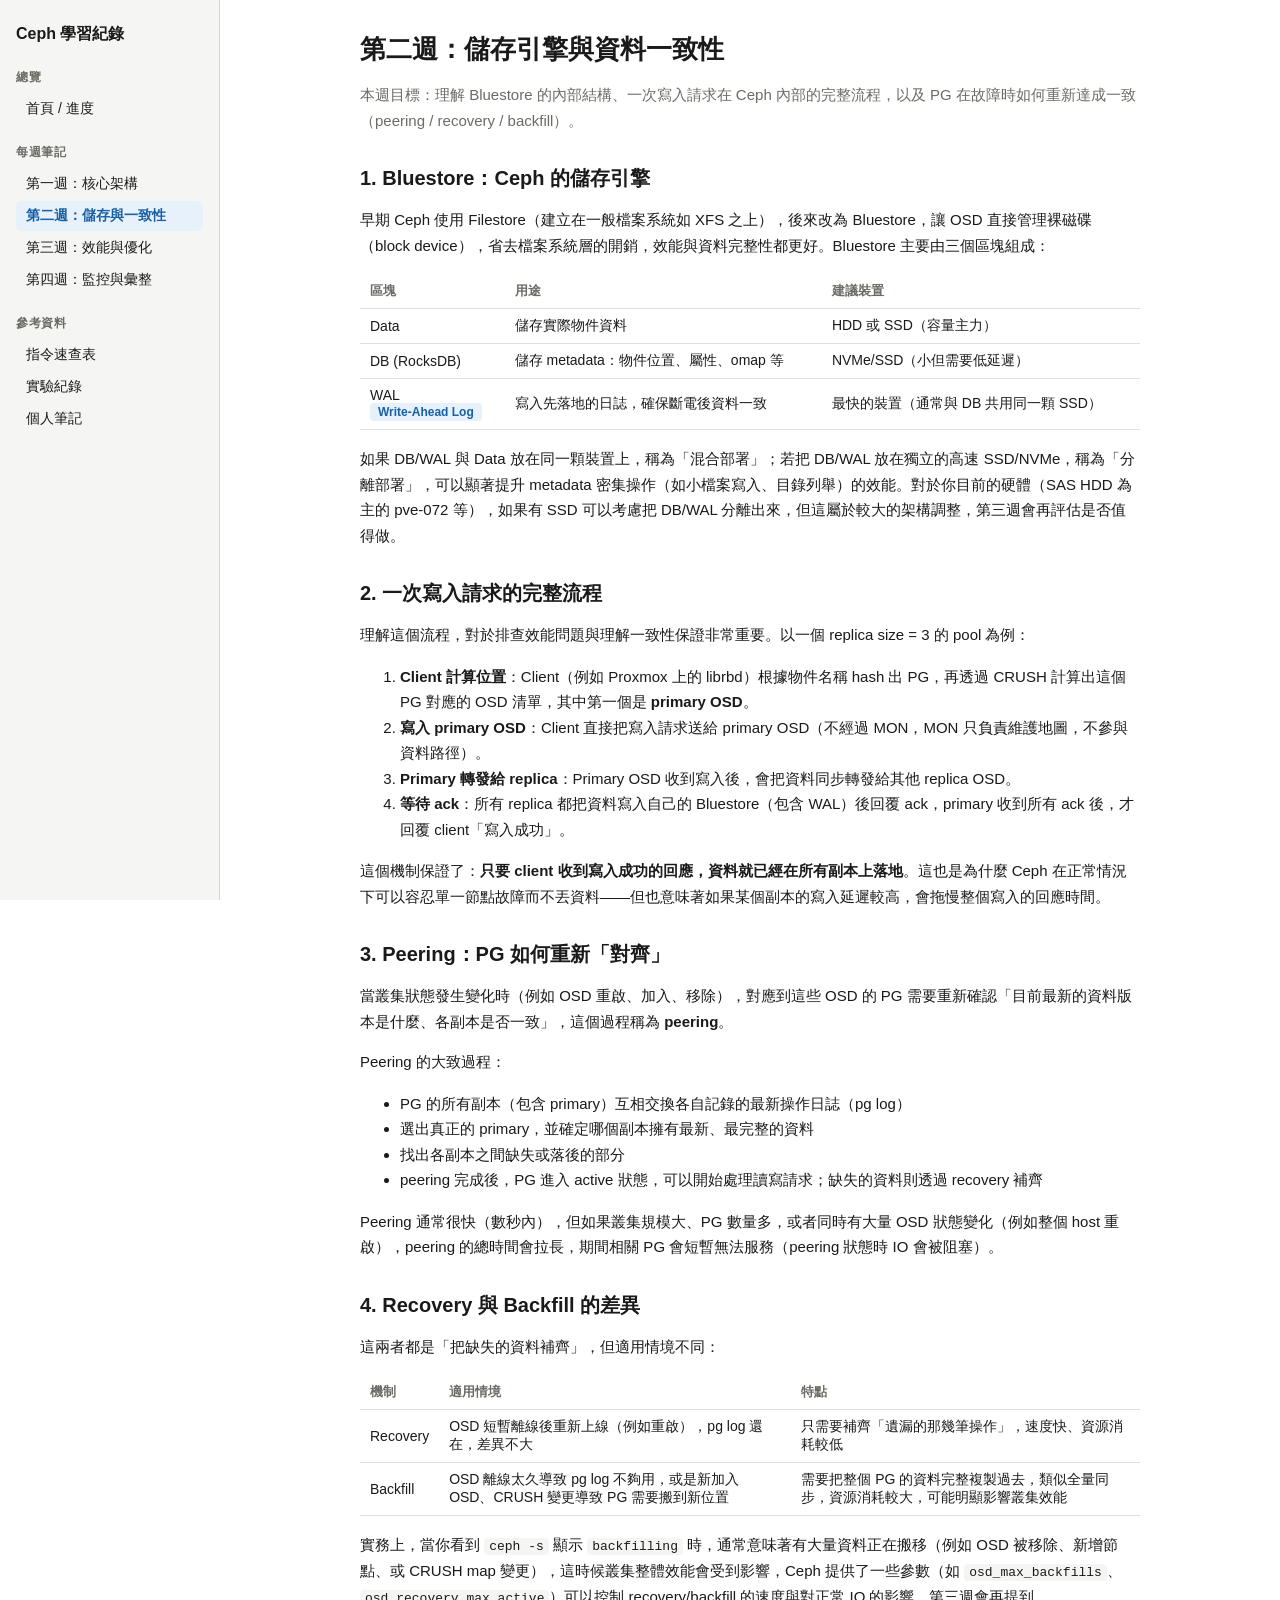
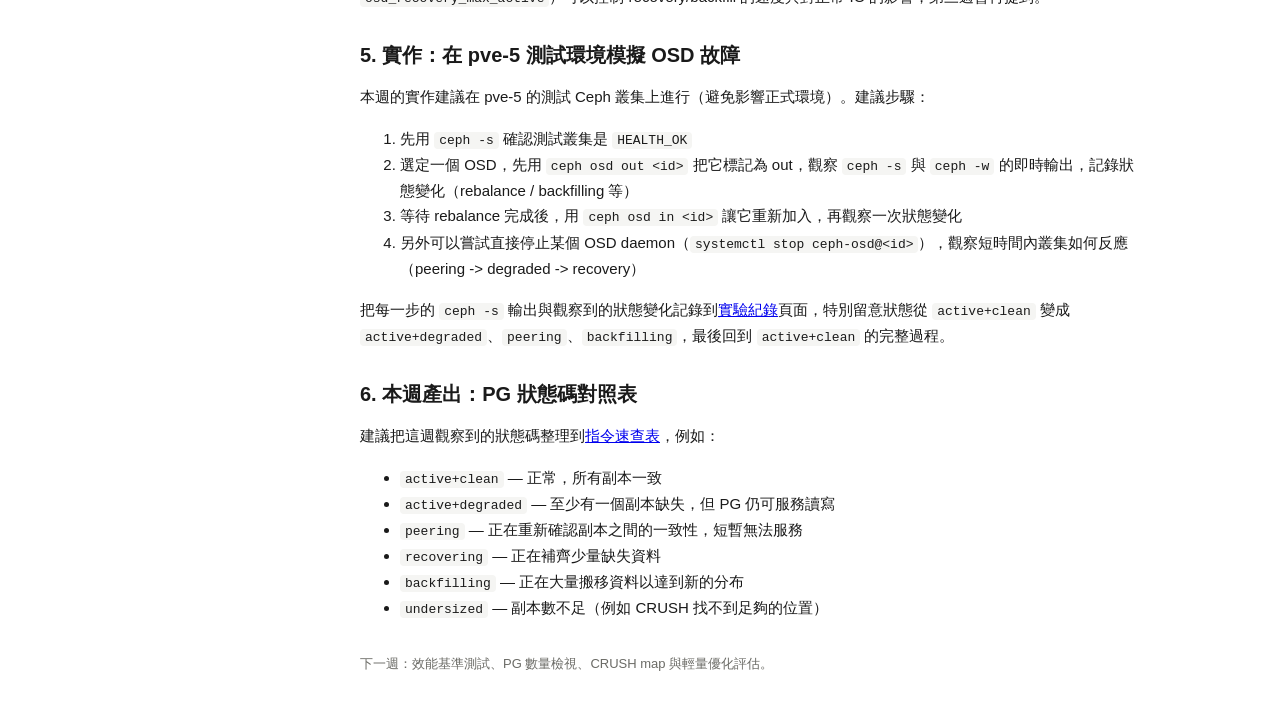
<file: notes/week2.html>
<!DOCTYPE html>
<html lang="zh-Hant">
<head>
<meta charset="UTF-8">
<meta name="viewport" content="width=device-width, initial-scale=1.0">
<title>第二週：儲存與一致性 | Ceph 學習紀錄</title>
<link rel="stylesheet" href="../style.css">
</head>
<body>

<aside class="sidebar">
  <h1>Ceph 學習紀錄</h1>
  <nav>
    <ul>
      <li class="group-title">總覽</li>
      <li><a href="../index.html">首頁 / 進度</a></li>
      <li class="group-title">每週筆記</li>
      <li><a href="week1.html">第一週：核心架構</a></li>
      <li><a href="week2.html">第二週：儲存與一致性</a></li>
      <li><a href="week3.html">第三週：效能與優化</a></li>
      <li><a href="week4.html">第四週：監控與彙整</a></li>
      <li class="group-title">參考資料</li>
      <li><a href="../cheatsheet.html">指令速查表</a></li>
      <li><a href="../lab-log.html">實驗紀錄</a></li>
      <li><a href="../my-notes.html">個人筆記</a></li>
    </ul>
  </nav>
</aside>

<main>
  <h1>第二週：儲存引擎與資料一致性</h1>
  <p class="lead">本週目標：理解 Bluestore 的內部結構、一次寫入請求在 Ceph 內部的完整流程，以及 PG 在故障時如何重新達成一致（peering / recovery / backfill）。</p>

  <h2>1. Bluestore：Ceph 的儲存引擎</h2>
  <p>早期 Ceph 使用 Filestore（建立在一般檔案系統如 XFS 之上），後來改為 Bluestore，讓 OSD 直接管理裸磁碟（block device），省去檔案系統層的開銷，效能與資料完整性都更好。Bluestore 主要由三個區塊組成：</p>

  <table>
    <tr><th>區塊</th><th>用途</th><th>建議裝置</th></tr>
    <tr><td>Data</td><td>儲存實際物件資料</td><td>HDD 或 SSD（容量主力）</td></tr>
    <tr><td>DB (RocksDB)</td><td>儲存 metadata：物件位置、屬性、omap 等</td><td>NVMe/SSD（小但需要低延遲）</td></tr>
    <tr><td>WAL<br><span class="badge">Write-Ahead Log</span></td><td>寫入先落地的日誌，確保斷電後資料一致</td><td>最快的裝置（通常與 DB 共用同一顆 SSD）</td></tr>
  </table>

  <p>如果 DB/WAL 與 Data 放在同一顆裝置上，稱為「混合部署」；若把 DB/WAL 放在獨立的高速 SSD/NVMe，稱為「分離部署」，可以顯著提升 metadata 密集操作（如小檔案寫入、目錄列舉）的效能。對於你目前的硬體（SAS HDD 為主的 pve-072 等），如果有 SSD 可以考慮把 DB/WAL 分離出來，但這屬於較大的架構調整，第三週會再評估是否值得做。</p>

  <h2>2. 一次寫入請求的完整流程</h2>
  <p>理解這個流程，對於排查效能問題與理解一致性保證非常重要。以一個 replica size = 3 的 pool 為例：</p>

  <ol>
    <li><strong>Client 計算位置</strong>：Client（例如 Proxmox 上的 librbd）根據物件名稱 hash 出 PG，再透過 CRUSH 計算出這個 PG 對應的 OSD 清單，其中第一個是 <strong>primary OSD</strong>。</li>
    <li><strong>寫入 primary OSD</strong>：Client 直接把寫入請求送給 primary OSD（不經過 MON，MON 只負責維護地圖，不參與資料路徑）。</li>
    <li><strong>Primary 轉發給 replica</strong>：Primary OSD 收到寫入後，會把資料同步轉發給其他 replica OSD。</li>
    <li><strong>等待 ack</strong>：所有 replica 都把資料寫入自己的 Bluestore（包含 WAL）後回覆 ack，primary 收到所有 ack 後，才回覆 client「寫入成功」。</li>
  </ol>

  <p>這個機制保證了：<strong>只要 client 收到寫入成功的回應，資料就已經在所有副本上落地</strong>。這也是為什麼 Ceph 在正常情況下可以容忍單一節點故障而不丟資料——但也意味著如果某個副本的寫入延遲較高，會拖慢整個寫入的回應時間。</p>

  <h2>3. Peering：PG 如何重新「對齊」</h2>
  <p>當叢集狀態發生變化時（例如 OSD 重啟、加入、移除），對應到這些 OSD 的 PG 需要重新確認「目前最新的資料版本是什麼、各副本是否一致」，這個過程稱為 <strong>peering</strong>。</p>

  <p>Peering 的大致過程：</p>
  <ul>
    <li>PG 的所有副本（包含 primary）互相交換各自記錄的最新操作日誌（pg log）</li>
    <li>選出真正的 primary，並確定哪個副本擁有最新、最完整的資料</li>
    <li>找出各副本之間缺失或落後的部分</li>
    <li>peering 完成後，PG 進入 active 狀態，可以開始處理讀寫請求；缺失的資料則透過 recovery 補齊</li>
  </ul>

  <p>Peering 通常很快（數秒內），但如果叢集規模大、PG 數量多，或者同時有大量 OSD 狀態變化（例如整個 host 重啟），peering 的總時間會拉長，期間相關 PG 會短暫無法服務（peering 狀態時 IO 會被阻塞）。</p>

  <h2>4. Recovery 與 Backfill 的差異</h2>
  <p>這兩者都是「把缺失的資料補齊」，但適用情境不同：</p>

  <table>
    <tr><th>機制</th><th>適用情境</th><th>特點</th></tr>
    <tr><td>Recovery</td><td>OSD 短暫離線後重新上線（例如重啟），pg log 還在，差異不大</td><td>只需要補齊「遺漏的那幾筆操作」，速度快、資源消耗較低</td></tr>
    <tr><td>Backfill</td><td>OSD 離線太久導致 pg log 不夠用，或是新加入 OSD、CRUSH 變更導致 PG 需要搬到新位置</td><td>需要把整個 PG 的資料完整複製過去，類似全量同步，資源消耗較大，可能明顯影響叢集效能</td></tr>
  </table>

  <p>實務上，當你看到 <code>ceph -s</code> 顯示 <code>backfilling</code> 時，通常意味著有大量資料正在搬移（例如 OSD 被移除、新增節點、或 CRUSH map 變更），這時候叢集整體效能會受到影響，Ceph 提供了一些參數（如 <code>osd_max_backfills</code>、<code>osd_recovery_max_active</code>）可以控制 recovery/backfill 的速度與對正常 IO 的影響，第三週會再提到。</p>

  <h2>5. 實作：在 pve-5 測試環境模擬 OSD 故障</h2>
  <p>本週的實作建議在 pve-5 的測試 Ceph 叢集上進行（避免影響正式環境）。建議步驟：</p>

  <ol>
    <li>先用 <code>ceph -s</code> 確認測試叢集是 <code>HEALTH_OK</code></li>
    <li>選定一個 OSD，先用 <code>ceph osd out &lt;id&gt;</code> 把它標記為 out，觀察 <code>ceph -s</code> 與 <code>ceph -w</code> 的即時輸出，記錄狀態變化（rebalance / backfilling 等）</li>
    <li>等待 rebalance 完成後，用 <code>ceph osd in &lt;id&gt;</code> 讓它重新加入，再觀察一次狀態變化</li>
    <li>另外可以嘗試直接停止某個 OSD daemon（<code>systemctl stop ceph-osd@&lt;id&gt;</code>），觀察短時間內叢集如何反應（peering -&gt; degraded -&gt; recovery）</li>
  </ol>

  <p>把每一步的 <code>ceph -s</code> 輸出與觀察到的狀態變化記錄到<a href="../lab-log.html">實驗紀錄</a>頁面，特別留意狀態從 <code>active+clean</code> 變成 <code>active+degraded</code>、<code>peering</code>、<code>backfilling</code>，最後回到 <code>active+clean</code> 的完整過程。</p>

  <h2>6. 本週產出：PG 狀態碼對照表</h2>
  <p>建議把這週觀察到的狀態碼整理到<a href="../cheatsheet.html">指令速查表</a>，例如：</p>
  <ul>
    <li><code>active+clean</code> — 正常，所有副本一致</li>
    <li><code>active+degraded</code> — 至少有一個副本缺失，但 PG 仍可服務讀寫</li>
    <li><code>peering</code> — 正在重新確認副本之間的一致性，短暫無法服務</li>
    <li><code>recovering</code> — 正在補齊少量缺失資料</li>
    <li><code>backfilling</code> — 正在大量搬移資料以達到新的分布</li>
    <li><code>undersized</code> — 副本數不足（例如 CRUSH 找不到足夠的位置）</li>
  </ul>

  <p style="margin-top:2rem; font-size:13px; color:var(--text-secondary);">下一週：效能基準測試、PG 數量檢視、CRUSH map 與輕量優化評估。</p>
</main>

<script src="../script.js"></script>
</body>
</html>
</file>
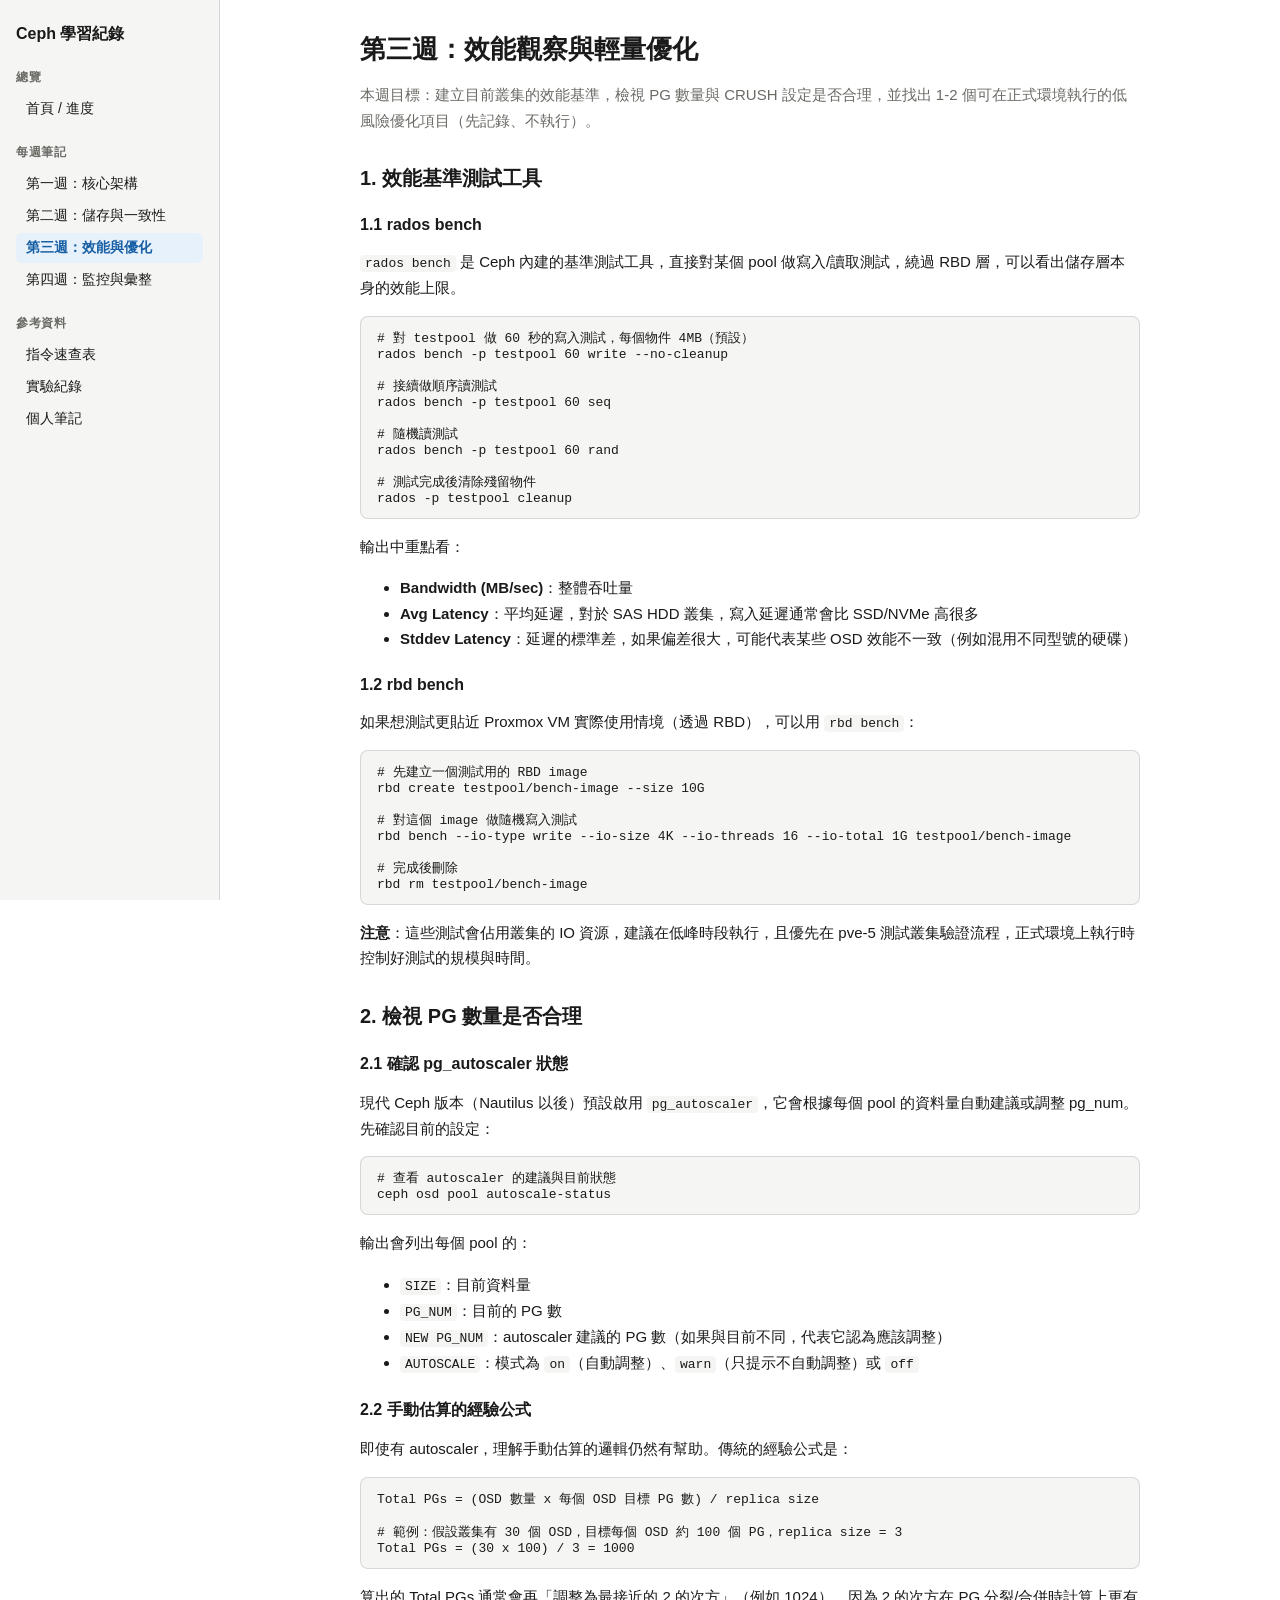
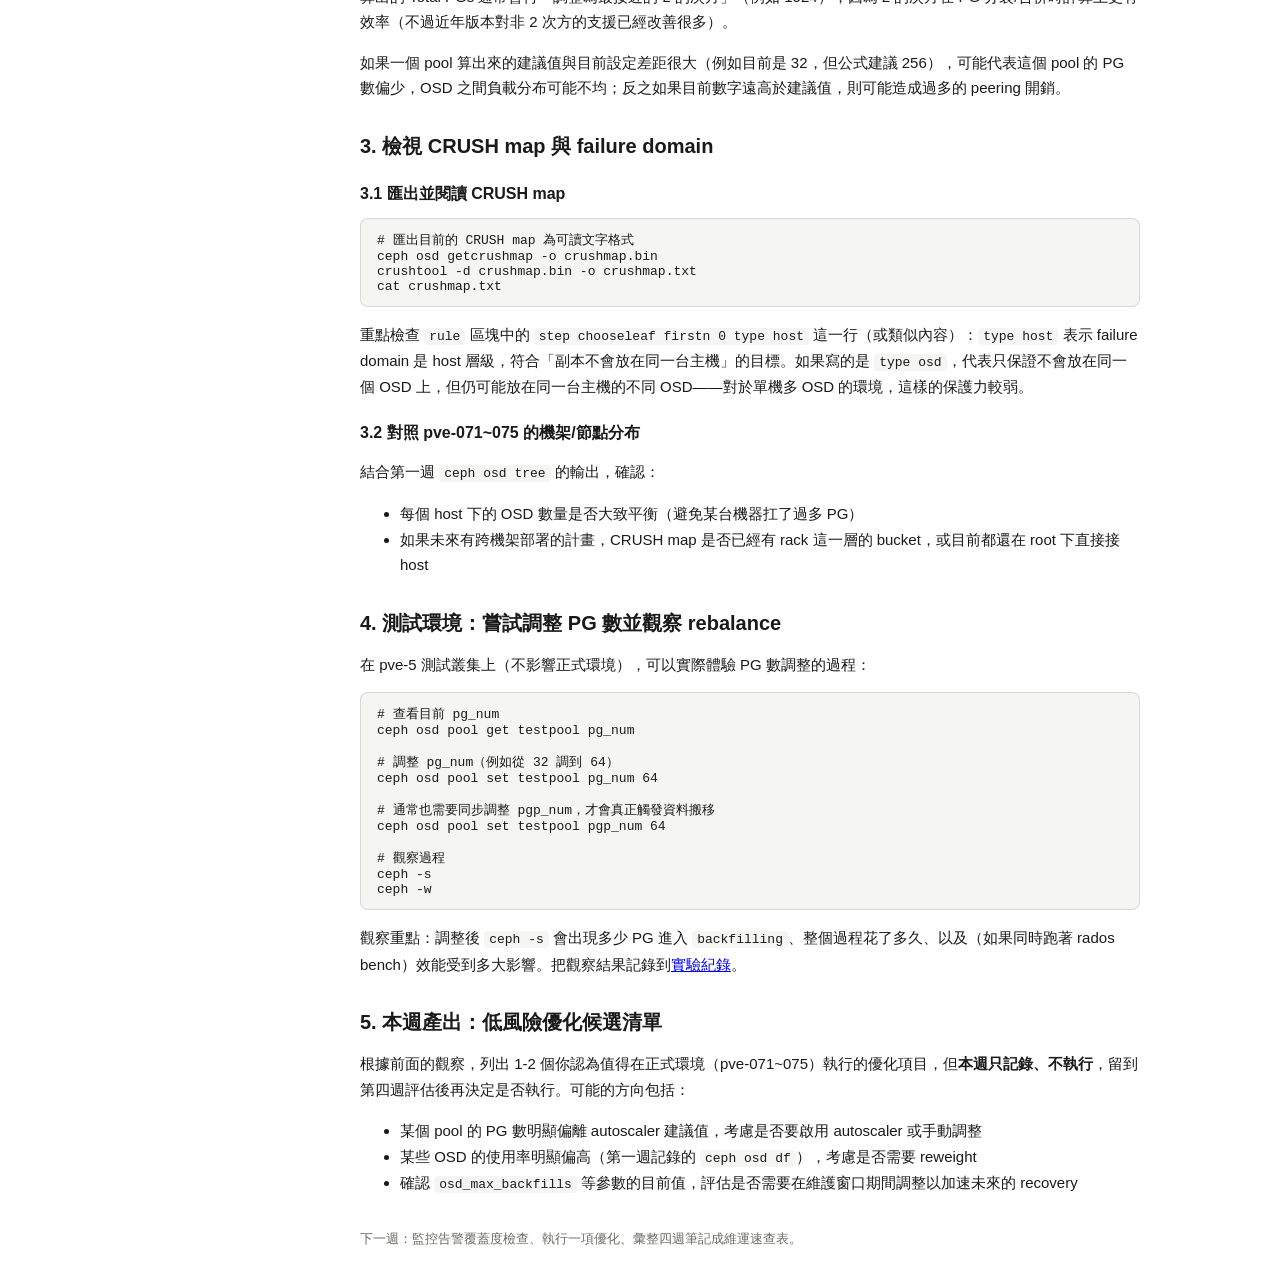
<file: notes/week3.html>
<!DOCTYPE html>
<html lang="zh-Hant">
<head>
<meta charset="UTF-8">
<meta name="viewport" content="width=device-width, initial-scale=1.0">
<title>第三週：效能與優化 | Ceph 學習紀錄</title>
<link rel="stylesheet" href="../style.css">
</head>
<body>

<aside class="sidebar">
  <h1>Ceph 學習紀錄</h1>
  <nav>
    <ul>
      <li class="group-title">總覽</li>
      <li><a href="../index.html">首頁 / 進度</a></li>
      <li class="group-title">每週筆記</li>
      <li><a href="week1.html">第一週：核心架構</a></li>
      <li><a href="week2.html">第二週：儲存與一致性</a></li>
      <li><a href="week3.html">第三週：效能與優化</a></li>
      <li><a href="week4.html">第四週：監控與彙整</a></li>
      <li class="group-title">參考資料</li>
      <li><a href="../cheatsheet.html">指令速查表</a></li>
      <li><a href="../lab-log.html">實驗紀錄</a></li>
      <li><a href="../my-notes.html">個人筆記</a></li>
    </ul>
  </nav>
</aside>

<main>
  <h1>第三週：效能觀察與輕量優化</h1>
  <p class="lead">本週目標：建立目前叢集的效能基準，檢視 PG 數量與 CRUSH 設定是否合理，並找出 1-2 個可在正式環境執行的低風險優化項目（先記錄、不執行）。</p>

  <h2>1. 效能基準測試工具</h2>

  <h3>1.1 rados bench</h3>
  <p><code>rados bench</code> 是 Ceph 內建的基準測試工具，直接對某個 pool 做寫入/讀取測試，繞過 RBD 層，可以看出儲存層本身的效能上限。</p>
  <pre><code># 對 testpool 做 60 秒的寫入測試，每個物件 4MB（預設）
rados bench -p testpool 60 write --no-cleanup

# 接續做順序讀測試
rados bench -p testpool 60 seq

# 隨機讀測試
rados bench -p testpool 60 rand

# 測試完成後清除殘留物件
rados -p testpool cleanup</code></pre>

  <p>輸出中重點看：</p>
  <ul>
    <li><strong>Bandwidth (MB/sec)</strong>：整體吞吐量</li>
    <li><strong>Avg Latency</strong>：平均延遲，對於 SAS HDD 叢集，寫入延遲通常會比 SSD/NVMe 高很多</li>
    <li><strong>Stddev Latency</strong>：延遲的標準差，如果偏差很大，可能代表某些 OSD 效能不一致（例如混用不同型號的硬碟）</li>
  </ul>

  <h3>1.2 rbd bench</h3>
  <p>如果想測試更貼近 Proxmox VM 實際使用情境（透過 RBD），可以用 <code>rbd bench</code>：</p>
  <pre><code># 先建立一個測試用的 RBD image
rbd create testpool/bench-image --size 10G

# 對這個 image 做隨機寫入測試
rbd bench --io-type write --io-size 4K --io-threads 16 --io-total 1G testpool/bench-image

# 完成後刪除
rbd rm testpool/bench-image</code></pre>

  <p><strong>注意</strong>：這些測試會佔用叢集的 IO 資源，建議在低峰時段執行，且優先在 pve-5 測試叢集驗證流程，正式環境上執行時控制好測試的規模與時間。</p>

  <h2>2. 檢視 PG 數量是否合理</h2>

  <h3>2.1 確認 pg_autoscaler 狀態</h3>
  <p>現代 Ceph 版本（Nautilus 以後）預設啟用 <code>pg_autoscaler</code>，它會根據每個 pool 的資料量自動建議或調整 pg_num。先確認目前的設定：</p>
  <pre><code># 查看 autoscaler 的建議與目前狀態
ceph osd pool autoscale-status</code></pre>

  <p>輸出會列出每個 pool 的：</p>
  <ul>
    <li><code>SIZE</code>：目前資料量</li>
    <li><code>PG_NUM</code>：目前的 PG 數</li>
    <li><code>NEW PG_NUM</code>：autoscaler 建議的 PG 數（如果與目前不同，代表它認為應該調整）</li>
    <li><code>AUTOSCALE</code>：模式為 <code>on</code>（自動調整）、<code>warn</code>（只提示不自動調整）或 <code>off</code></li>
  </ul>

  <h3>2.2 手動估算的經驗公式</h3>
  <p>即使有 autoscaler，理解手動估算的邏輯仍然有幫助。傳統的經驗公式是：</p>
  <pre><code>Total PGs = (OSD 數量 x 每個 OSD 目標 PG 數) / replica size

# 範例：假設叢集有 30 個 OSD，目標每個 OSD 約 100 個 PG，replica size = 3
Total PGs = (30 x 100) / 3 = 1000</code></pre>

  <p>算出的 Total PGs 通常會再「調整為最接近的 2 的次方」（例如 1024），因為 2 的次方在 PG 分裂/合併時計算上更有效率（不過近年版本對非 2 次方的支援已經改善很多）。</p>

  <p>如果一個 pool 算出來的建議值與目前設定差距很大（例如目前是 32，但公式建議 256），可能代表這個 pool 的 PG 數偏少，OSD 之間負載分布可能不均；反之如果目前數字遠高於建議值，則可能造成過多的 peering 開銷。</p>

  <h2>3. 檢視 CRUSH map 與 failure domain</h2>

  <h3>3.1 匯出並閱讀 CRUSH map</h3>
  <pre><code># 匯出目前的 CRUSH map 為可讀文字格式
ceph osd getcrushmap -o crushmap.bin
crushtool -d crushmap.bin -o crushmap.txt
cat crushmap.txt</code></pre>

  <p>重點檢查 <code>rule</code> 區塊中的 <code>step chooseleaf firstn 0 type host</code> 這一行（或類似內容）：<code>type host</code> 表示 failure domain 是 host 層級，符合「副本不會放在同一台主機」的目標。如果寫的是 <code>type osd</code>，代表只保證不會放在同一個 OSD 上，但仍可能放在同一台主機的不同 OSD——對於單機多 OSD 的環境，這樣的保護力較弱。</p>

  <h3>3.2 對照 pve-071~075 的機架/節點分布</h3>
  <p>結合第一週 <code>ceph osd tree</code> 的輸出，確認：</p>
  <ul>
    <li>每個 host 下的 OSD 數量是否大致平衡（避免某台機器扛了過多 PG）</li>
    <li>如果未來有跨機架部署的計畫，CRUSH map 是否已經有 rack 這一層的 bucket，或目前都還在 root 下直接接 host</li>
  </ul>

  <h2>4. 測試環境：嘗試調整 PG 數並觀察 rebalance</h2>
  <p>在 pve-5 測試叢集上（不影響正式環境），可以實際體驗 PG 數調整的過程：</p>
  <pre><code># 查看目前 pg_num
ceph osd pool get testpool pg_num

# 調整 pg_num（例如從 32 調到 64）
ceph osd pool set testpool pg_num 64

# 通常也需要同步調整 pgp_num，才會真正觸發資料搬移
ceph osd pool set testpool pgp_num 64

# 觀察過程
ceph -s
ceph -w</code></pre>

  <p>觀察重點：調整後 <code>ceph -s</code> 會出現多少 PG 進入 <code>backfilling</code>、整個過程花了多久、以及（如果同時跑著 rados bench）效能受到多大影響。把觀察結果記錄到<a href="../lab-log.html">實驗紀錄</a>。</p>

  <h2>5. 本週產出：低風險優化候選清單</h2>
  <p>根據前面的觀察，列出 1-2 個你認為值得在正式環境（pve-071~075）執行的優化項目，但<strong>本週只記錄、不執行</strong>，留到第四週評估後再決定是否執行。可能的方向包括：</p>
  <ul>
    <li>某個 pool 的 PG 數明顯偏離 autoscaler 建議值，考慮是否要啟用 autoscaler 或手動調整</li>
    <li>某些 OSD 的使用率明顯偏高（第一週記錄的 <code>ceph osd df</code>），考慮是否需要 reweight</li>
    <li>確認 <code>osd_max_backfills</code> 等參數的目前值，評估是否需要在維護窗口期間調整以加速未來的 recovery</li>
  </ul>

  <p style="margin-top:2rem; font-size:13px; color:var(--text-secondary);">下一週：監控告警覆蓋度檢查、執行一項優化、彙整四週筆記成維運速查表。</p>
</main>

<script src="../script.js"></script>
</body>
</html>
</file>
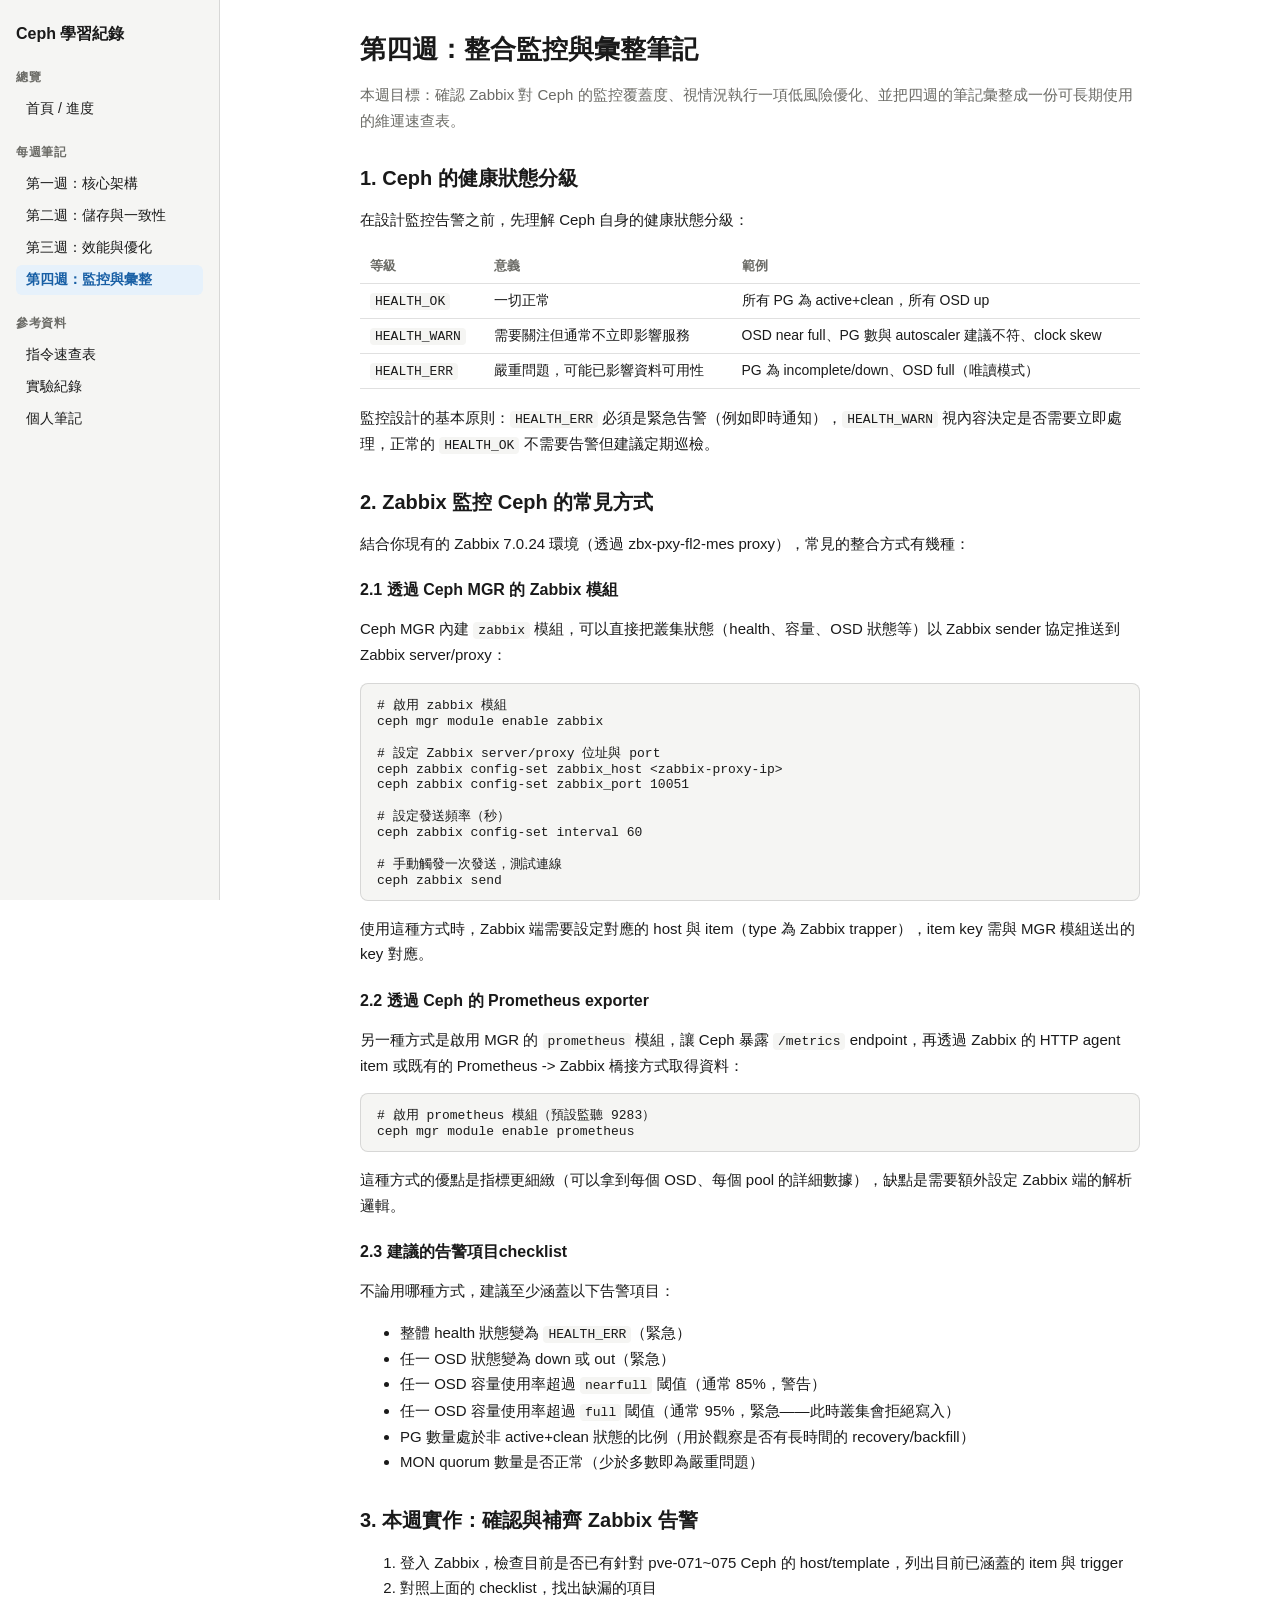
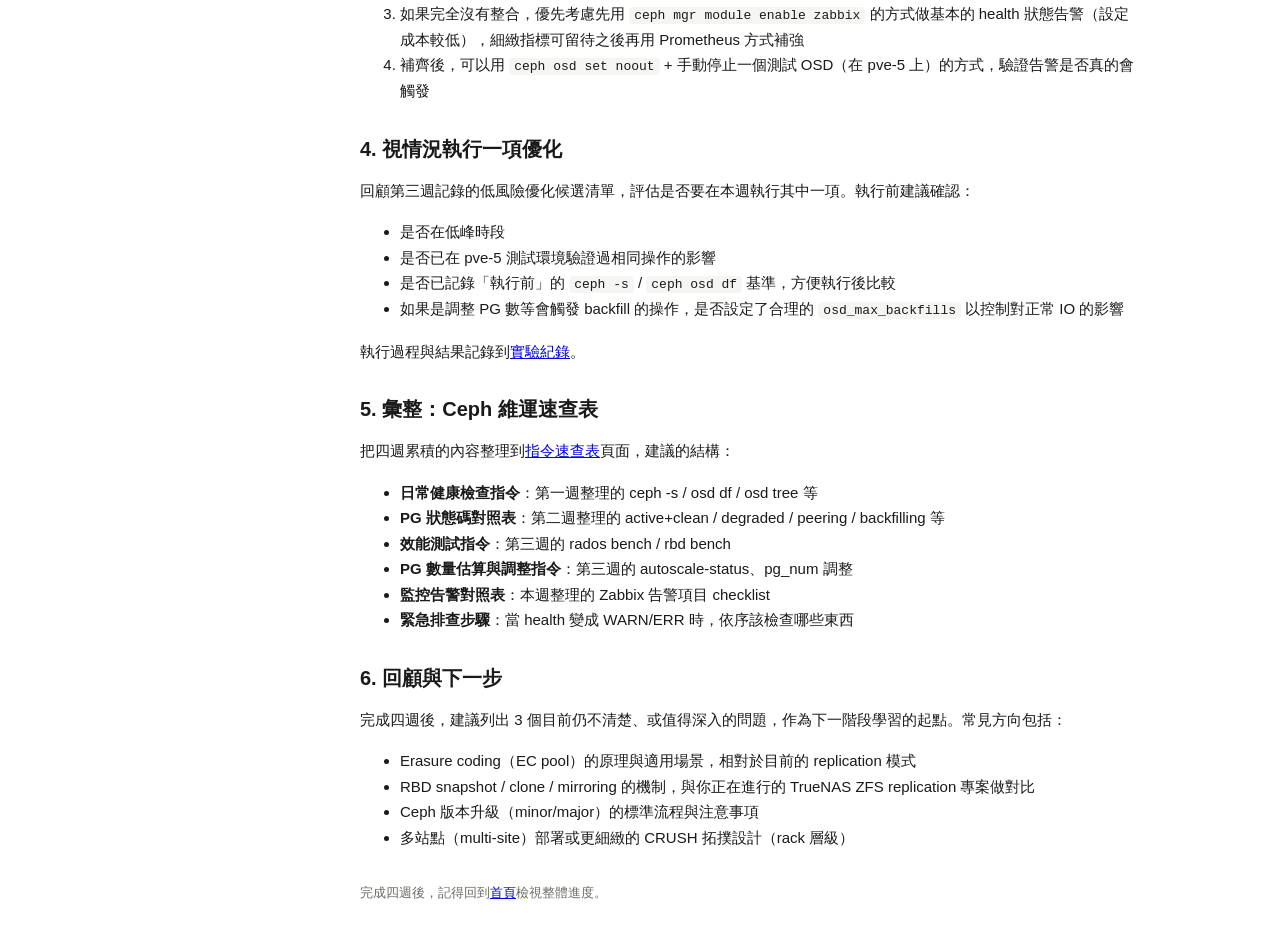
<file: notes/week4.html>
<!DOCTYPE html>
<html lang="zh-Hant">
<head>
<meta charset="UTF-8">
<meta name="viewport" content="width=device-width, initial-scale=1.0">
<title>第四週：監控與彙整 | Ceph 學習紀錄</title>
<link rel="stylesheet" href="../style.css">
</head>
<body>

<aside class="sidebar">
  <h1>Ceph 學習紀錄</h1>
  <nav>
    <ul>
      <li class="group-title">總覽</li>
      <li><a href="../index.html">首頁 / 進度</a></li>
      <li class="group-title">每週筆記</li>
      <li><a href="week1.html">第一週：核心架構</a></li>
      <li><a href="week2.html">第二週：儲存與一致性</a></li>
      <li><a href="week3.html">第三週：效能與優化</a></li>
      <li><a href="week4.html">第四週：監控與彙整</a></li>
      <li class="group-title">參考資料</li>
      <li><a href="../cheatsheet.html">指令速查表</a></li>
      <li><a href="../lab-log.html">實驗紀錄</a></li>
      <li><a href="../my-notes.html">個人筆記</a></li>
    </ul>
  </nav>
</aside>

<main>
  <h1>第四週：整合監控與彙整筆記</h1>
  <p class="lead">本週目標：確認 Zabbix 對 Ceph 的監控覆蓋度、視情況執行一項低風險優化、並把四週的筆記彙整成一份可長期使用的維運速查表。</p>

  <h2>1. Ceph 的健康狀態分級</h2>
  <p>在設計監控告警之前，先理解 Ceph 自身的健康狀態分級：</p>
  <table>
    <tr><th>等級</th><th>意義</th><th>範例</th></tr>
    <tr><td><code>HEALTH_OK</code></td><td>一切正常</td><td>所有 PG 為 active+clean，所有 OSD up</td></tr>
    <tr><td><code>HEALTH_WARN</code></td><td>需要關注但通常不立即影響服務</td><td>OSD near full、PG 數與 autoscaler 建議不符、clock skew</td></tr>
    <tr><td><code>HEALTH_ERR</code></td><td>嚴重問題，可能已影響資料可用性</td><td>PG 為 incomplete/down、OSD full（唯讀模式）</td></tr>
  </table>

  <p>監控設計的基本原則：<code>HEALTH_ERR</code> 必須是緊急告警（例如即時通知），<code>HEALTH_WARN</code> 視內容決定是否需要立即處理，正常的 <code>HEALTH_OK</code> 不需要告警但建議定期巡檢。</p>

  <h2>2. Zabbix 監控 Ceph 的常見方式</h2>
  <p>結合你現有的 Zabbix 7.0.24 環境（透過 zbx-pxy-fl2-mes proxy），常見的整合方式有幾種：</p>

  <h3>2.1 透過 Ceph MGR 的 Zabbix 模組</h3>
  <p>Ceph MGR 內建 <code>zabbix</code> 模組，可以直接把叢集狀態（health、容量、OSD 狀態等）以 Zabbix sender 協定推送到 Zabbix server/proxy：</p>
  <pre><code># 啟用 zabbix 模組
ceph mgr module enable zabbix

# 設定 Zabbix server/proxy 位址與 port
ceph zabbix config-set zabbix_host &lt;zabbix-proxy-ip&gt;
ceph zabbix config-set zabbix_port 10051

# 設定發送頻率（秒）
ceph zabbix config-set interval 60

# 手動觸發一次發送，測試連線
ceph zabbix send</code></pre>
  <p>使用這種方式時，Zabbix 端需要設定對應的 host 與 item（type 為 Zabbix trapper），item key 需與 MGR 模組送出的 key 對應。</p>

  <h3>2.2 透過 Ceph 的 Prometheus exporter</h3>
  <p>另一種方式是啟用 MGR 的 <code>prometheus</code> 模組，讓 Ceph 暴露 <code>/metrics</code> endpoint，再透過 Zabbix 的 HTTP agent item 或既有的 Prometheus -&gt; Zabbix 橋接方式取得資料：</p>
  <pre><code># 啟用 prometheus 模組（預設監聽 9283）
ceph mgr module enable prometheus</code></pre>
  <p>這種方式的優點是指標更細緻（可以拿到每個 OSD、每個 pool 的詳細數據），缺點是需要額外設定 Zabbix 端的解析邏輯。</p>

  <h3>2.3 建議的告警項目checklist</h3>
  <p>不論用哪種方式，建議至少涵蓋以下告警項目：</p>
  <ul>
    <li>整體 health 狀態變為 <code>HEALTH_ERR</code>（緊急）</li>
    <li>任一 OSD 狀態變為 down 或 out（緊急）</li>
    <li>任一 OSD 容量使用率超過 <code>nearfull</code> 閾值（通常 85%，警告）</li>
    <li>任一 OSD 容量使用率超過 <code>full</code> 閾值（通常 95%，緊急——此時叢集會拒絕寫入）</li>
    <li>PG 數量處於非 active+clean 狀態的比例（用於觀察是否有長時間的 recovery/backfill）</li>
    <li>MON quorum 數量是否正常（少於多數即為嚴重問題）</li>
  </ul>

  <h2>3. 本週實作：確認與補齊 Zabbix 告警</h2>
  <ol>
    <li>登入 Zabbix，檢查目前是否已有針對 pve-071~075 Ceph 的 host/template，列出目前已涵蓋的 item 與 trigger</li>
    <li>對照上面的 checklist，找出缺漏的項目</li>
    <li>如果完全沒有整合，優先考慮先用 <code>ceph mgr module enable zabbix</code> 的方式做基本的 health 狀態告警（設定成本較低），細緻指標可留待之後再用 Prometheus 方式補強</li>
    <li>補齊後，可以用 <code>ceph osd set noout</code> + 手動停止一個測試 OSD（在 pve-5 上）的方式，驗證告警是否真的會觸發</li>
  </ol>

  <h2>4. 視情況執行一項優化</h2>
  <p>回顧第三週記錄的低風險優化候選清單，評估是否要在本週執行其中一項。執行前建議確認：</p>
  <ul>
    <li>是否在低峰時段</li>
    <li>是否已在 pve-5 測試環境驗證過相同操作的影響</li>
    <li>是否已記錄「執行前」的 <code>ceph -s</code> / <code>ceph osd df</code> 基準，方便執行後比較</li>
    <li>如果是調整 PG 數等會觸發 backfill 的操作，是否設定了合理的 <code>osd_max_backfills</code> 以控制對正常 IO 的影響</li>
  </ul>
  <p>執行過程與結果記錄到<a href="../lab-log.html">實驗紀錄</a>。</p>

  <h2>5. 彙整：Ceph 維運速查表</h2>
  <p>把四週累積的內容整理到<a href="../cheatsheet.html">指令速查表</a>頁面，建議的結構：</p>
  <ul>
    <li><strong>日常健康檢查指令</strong>：第一週整理的 ceph -s / osd df / osd tree 等</li>
    <li><strong>PG 狀態碼對照表</strong>：第二週整理的 active+clean / degraded / peering / backfilling 等</li>
    <li><strong>效能測試指令</strong>：第三週的 rados bench / rbd bench</li>
    <li><strong>PG 數量估算與調整指令</strong>：第三週的 autoscale-status、pg_num 調整</li>
    <li><strong>監控告警對照表</strong>：本週整理的 Zabbix 告警項目 checklist</li>
    <li><strong>緊急排查步驟</strong>：當 health 變成 WARN/ERR 時，依序該檢查哪些東西</li>
  </ul>

  <h2>6. 回顧與下一步</h2>
  <p>完成四週後，建議列出 3 個目前仍不清楚、或值得深入的問題，作為下一階段學習的起點。常見方向包括：</p>
  <ul>
    <li>Erasure coding（EC pool）的原理與適用場景，相對於目前的 replication 模式</li>
    <li>RBD snapshot / clone / mirroring 的機制，與你正在進行的 TrueNAS ZFS replication 專案做對比</li>
    <li>Ceph 版本升級（minor/major）的標準流程與注意事項</li>
    <li>多站點（multi-site）部署或更細緻的 CRUSH 拓撲設計（rack 層級）</li>
  </ul>

  <p style="margin-top:2rem; font-size:13px; color:var(--text-secondary);">完成四週後，記得回到<a href="../index.html">首頁</a>檢視整體進度。</p>
</main>

<script src="../script.js"></script>
</body>
</html>
</file>
<file: style.css>
:root {
  --bg: #ffffff;
  --bg-secondary: #f5f5f3;
  --text: #1a1a1a;
  --text-secondary: #6b6b66;
  --border: rgba(0,0,0,0.12);
  --accent: #185fa5;
  --accent-bg: #e6f1fb;
  --radius: 8px;
  --sidebar-width: 220px;
}

* { box-sizing: border-box; }

body {
  margin: 0;
  font-family: -apple-system, "Segoe UI", "Noto Sans TC", sans-serif;
  color: var(--text);
  background: var(--bg);
  display: flex;
  min-height: 100vh;
}

/* Sidebar */
.sidebar {
  width: var(--sidebar-width);
  flex-shrink: 0;
  background: var(--bg-secondary);
  border-right: 1px solid var(--border);
  padding: 1.5rem 1rem;
  position: sticky;
  top: 0;
  height: 100vh;
  overflow-y: auto;
}

.sidebar h1 {
  font-size: 16px;
  font-weight: 600;
  margin: 0 0 1.5rem;
}

.sidebar nav ul {
  list-style: none;
  padding: 0;
  margin: 0;
}

.sidebar nav .group-title {
  font-size: 12px;
  color: var(--text-secondary);
  text-transform: uppercase;
  letter-spacing: 0.05em;
  margin: 1.25rem 0 0.5rem;
  font-weight: 600;
}

.sidebar nav .group-title:first-child {
  margin-top: 0;
}

.sidebar nav a {
  display: block;
  padding: 6px 10px;
  border-radius: 6px;
  color: var(--text);
  text-decoration: none;
  font-size: 14px;
  margin-bottom: 2px;
}

.sidebar nav a:hover {
  background: rgba(0,0,0,0.05);
}

.sidebar nav a.active {
  background: var(--accent-bg);
  color: var(--accent);
  font-weight: 600;
}

/* Main content */
main {
  flex: 1;
  padding: 2rem 2.5rem;
  max-width: 860px;
  margin: 0 auto;
}

main h1 {
  font-size: 26px;
  margin: 0 0 0.5rem;
}

main h2 {
  font-size: 20px;
  margin: 2rem 0 0.75rem;
}

main h3 {
  font-size: 16px;
  margin: 1.5rem 0 0.5rem;
}

main p, main li {
  line-height: 1.7;
  font-size: 15px;
}

main .lead {
  color: var(--text-secondary);
  font-size: 15px;
  margin-bottom: 1.5rem;
}

code, pre {
  font-family: "SF Mono", Consolas, monospace;
  font-size: 13px;
}

pre {
  background: var(--bg-secondary);
  border: 1px solid var(--border);
  border-radius: var(--radius);
  padding: 0.75rem 1rem;
  overflow-x: auto;
}

code {
  background: var(--bg-secondary);
  padding: 1px 5px;
  border-radius: 4px;
}

pre code {
  background: none;
  padding: 0;
}

table {
  width: 100%;
  border-collapse: collapse;
  font-size: 14px;
  margin: 1rem 0;
}

th, td {
  text-align: left;
  padding: 8px 10px;
  border-bottom: 1px solid var(--border);
}

th {
  font-weight: 600;
  color: var(--text-secondary);
  font-size: 13px;
}

/* Checklist */
.week-block {
  border: 1px solid var(--border);
  border-radius: var(--radius);
  padding: 0.75rem 1rem;
  margin-bottom: 1rem;
}

.week-block h3 {
  margin: 0 0 0.5rem;
  font-size: 14px;
  font-weight: 600;
}

.week-block label {
  display: flex;
  align-items: flex-start;
  gap: 8px;
  font-size: 14px;
  padding: 4px 0;
  cursor: pointer;
}

.week-block input[type="checkbox"] {
  margin-top: 3px;
  flex-shrink: 0;
}

.week-block label.done span {
  text-decoration: line-through;
  opacity: 0.55;
}

/* Progress summary */
.progress-summary {
  display: grid;
  grid-template-columns: repeat(3, 1fr);
  gap: 12px;
  margin-bottom: 1.5rem;
}

.metric-card {
  background: var(--bg-secondary);
  border-radius: var(--radius);
  padding: 1rem;
}

.metric-card .label {
  font-size: 13px;
  color: var(--text-secondary);
  margin: 0 0 4px;
}

.metric-card .value {
  font-size: 24px;
  font-weight: 600;
  margin: 0;
}

/* Badges */
.badge {
  display: inline-block;
  font-size: 12px;
  padding: 2px 8px;
  border-radius: 4px;
  background: var(--accent-bg);
  color: var(--accent);
  font-weight: 600;
}

@media (max-width: 700px) {
  body { flex-direction: column; }
  .sidebar { width: 100%; height: auto; position: relative; }
  main { padding: 1.5rem; }
}
</file>
